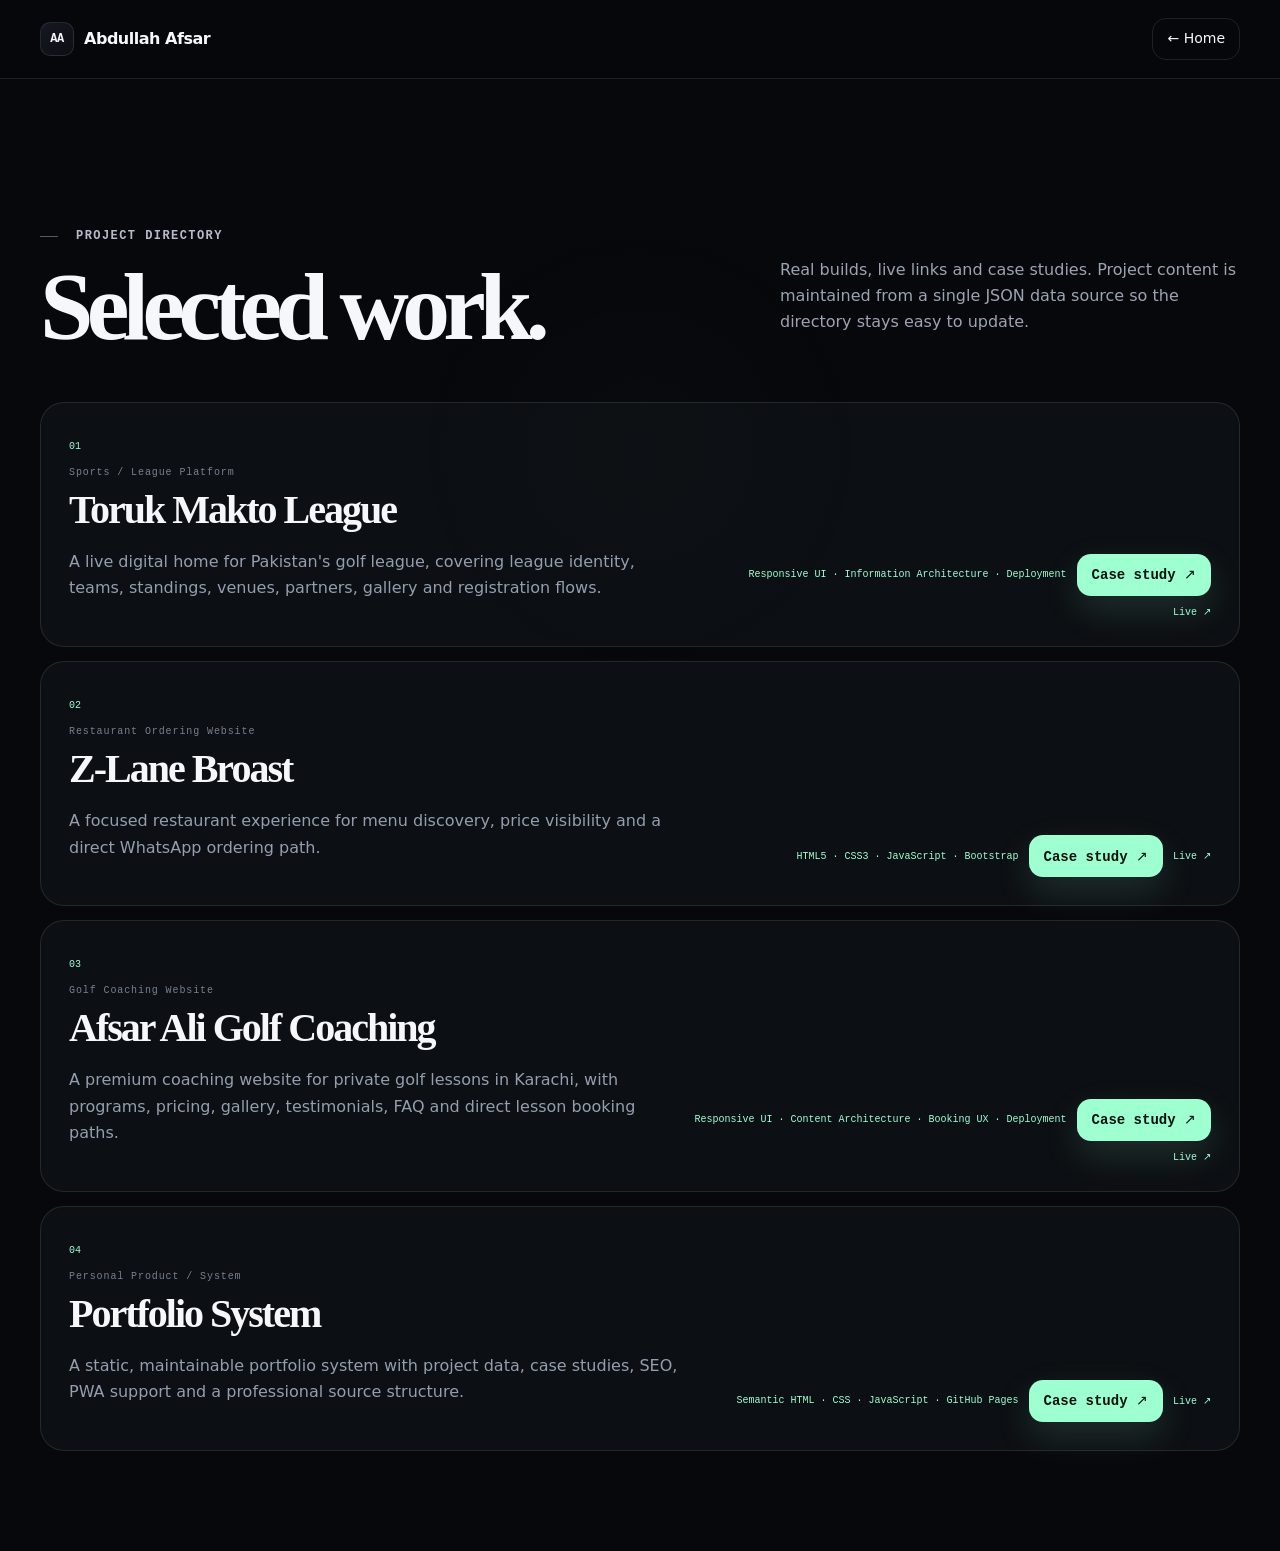
<file: projects/index.html>
<!doctype html><html lang="en"><head><meta charset="utf-8"><meta name="viewport" content="width=device-width, initial-scale=1"><meta name="description" content="Selected projects by Abdullah Afsar — live websites and portfolio systems."><link rel="canonical" href="https://portfolio.abdullahafsar.site/projects/"><link rel="icon" href="../assets/icons/favicon.svg" type="image/svg+xml"><link rel="stylesheet" href="../assets/css/main.css"><link rel="stylesheet" href="../assets/css/directory.css"><title>Projects — Abdullah Afsar</title></head><body><div class="site-header scrolled"><nav class="nav shell"><a class="brand" href="../index.html"><span class="brand-mark">AA</span><span>Abdullah Afsar</span></a><a class="button button-ghost button-small" href="../index.html">← Home</a></nav></div><main class="directory"><div class="shell"><div class="directory-head"><div><div class="eyebrow">PROJECT DIRECTORY</div><h1>Selected work.</h1></div><p>Real builds, live links and case studies. Project content is maintained from a single JSON data source so the directory stays easy to update.</p></div><div class="directory-list" data-project-list><p>Loading projects…</p></div></div></main><script src="../assets/js/projects.js" defer></script></body></html>
</file>
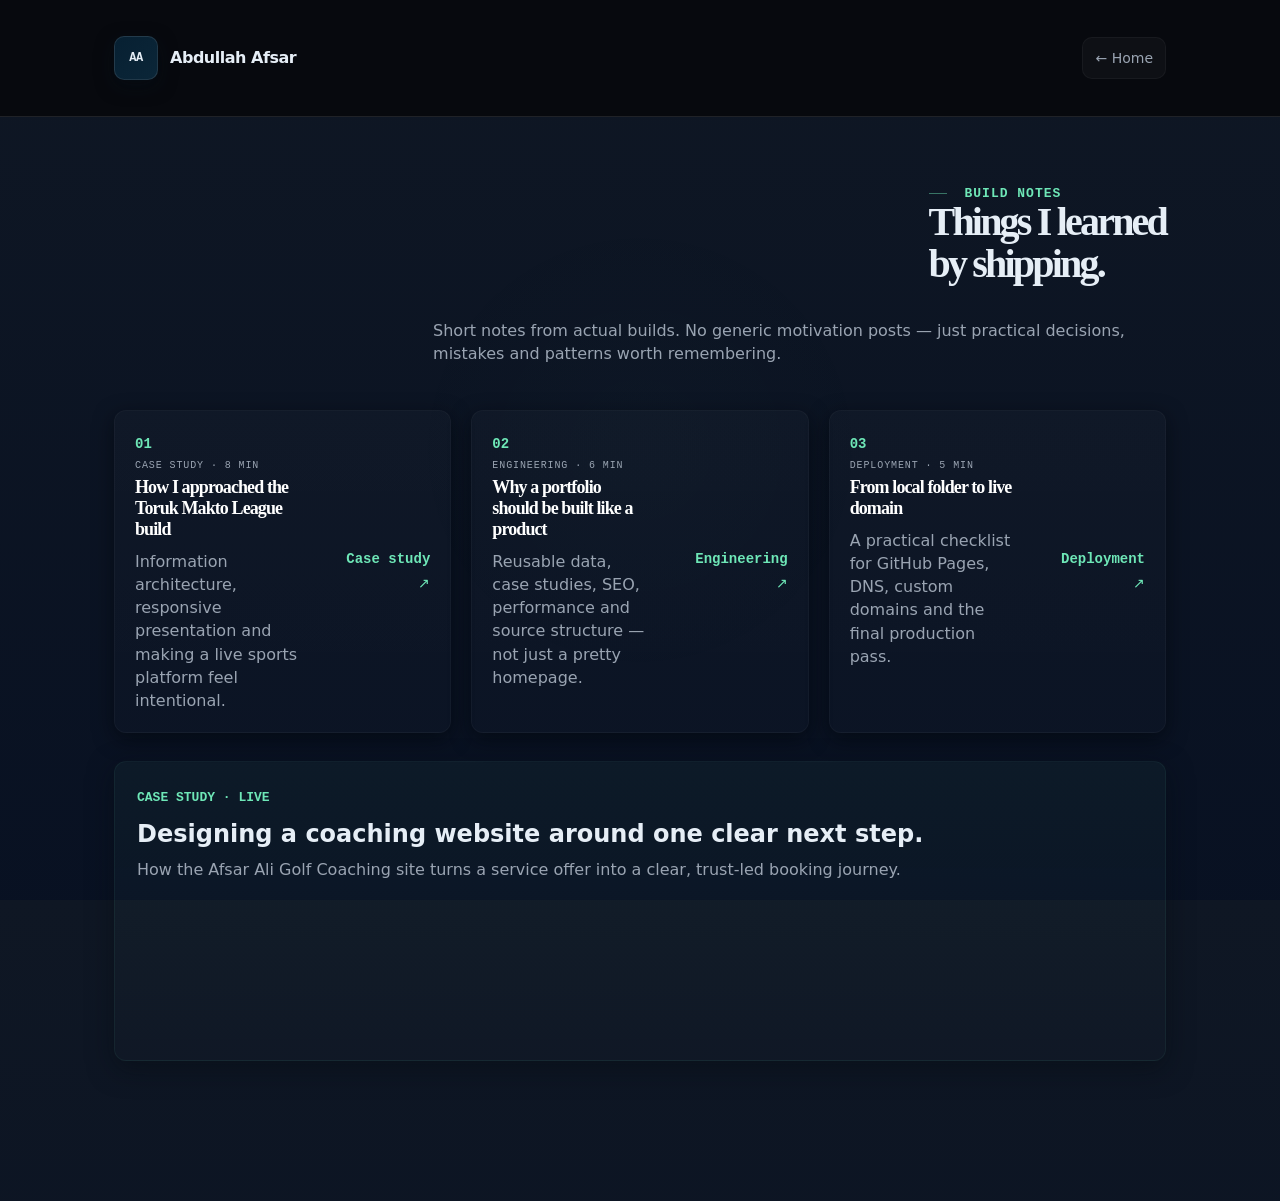
<file: writing/index.html>
<!doctype html>
<html lang="en">
<head>
  <meta charset="utf-8">
  <meta name="viewport" content="width=device-width, initial-scale=1">
  <meta name="description" content="Build notes and writing by Abdullah Afsar about web development, deployment and portfolio engineering.">
  <link rel="canonical" href="https://portfolio.abdullahafsar.site/writing/">
  <link rel="icon" href="../assets/icons/favicon.svg" type="image/svg+xml">
  <link rel="stylesheet" href="../assets/css/main.css">
  <link rel="stylesheet" href="../assets/css/directory.css">
  <title>Writing — Abdullah Afsar</title>

  <!-- Embedded styling to enhance appearance while keeping original stylesheet links for fallback -->
  <style>
    :root{
      --bg:#0f1724;
      --card:#0b1220;
      --muted:#9aa4b2;
      --accent:#6ee7b7; /* soft mint */
      --glass: rgba(255,255,255,0.03);
      --radius:14px;
      --gap:20px;
      color-scheme: dark;
    }
    *{box-sizing:border-box}
    html,body{height:100%}
    body{
      margin:0;
      font-family: Inter, ui-sans-serif, system-ui, -apple-system, 'Segoe UI', Roboto, 'Helvetica Neue', Arial;
      background: linear-gradient(180deg,var(--bg), #071022 120%);
      color:#e6eef6;
      -webkit-font-smoothing:antialiased;
      -moz-osx-font-smoothing:grayscale;
      line-height:1.45;
      padding-bottom:40px;
    }
    .shell{max-width:1100px;margin:0 auto;padding:40px 24px}
    .site-header{backdrop-filter:blur(6px);background:transparent;padding:18px 0}
    .nav{display:flex;align-items:center;justify-content:space-between}
    .brand{display:flex;gap:12px;align-items:center;text-decoration:none;color:inherit;font-weight:600}
    .brand-mark{display:inline-grid;place-items:center;width:44px;height:44px;border-radius:10px;background:linear-gradient(135deg,#072032,#0b2638);box-shadow:0 6px 18px rgba(6,13,22,0.6);font-weight:700}
    .button{color:var(--muted);text-decoration:none;padding:8px 12px;border-radius:10px;border:1px solid transparent}
    .button-ghost{background:var(--glass);border-color:rgba(255,255,255,0.04)}

    .directory{padding-top:20px}
    .directory-head{display:flex;flex-direction:column;gap:18px;margin-bottom:28px}
    .eyebrow{color:var(--accent);font-weight:700;letter-spacing:1px;font-size:13px}
    .directory-head h1{font-size:40px;margin:0;line-height:1.05}
    .directory-head p{color:var(--muted);max-width:72ch}

    .directory-list{display:grid;grid-template-columns:repeat(auto-fit,minmax(280px,1fr));gap:var(--gap);margin-top:6px}
    .directory-card{display:flex;justify-content:space-between;align-items:stretch;text-decoration:none;background:linear-gradient(180deg, rgba(255,255,255,0.02), rgba(255,255,255,0.01));padding:20px;border-radius:12px;box-shadow:0 6px 20px rgba(2,6,12,0.6);transition:transform .18s ease,box-shadow .18s ease;border:1px solid rgba(255,255,255,0.03);color:inherit}
    .directory-card:hover{transform:translateY(-6px);box-shadow:0 18px 40px rgba(3,8,18,0.6)}
    .directory-card > div:first-child{flex:1}
    .directory-card span{display:inline-block;font-weight:700;color:var(--accent);font-size:14px}
    .directory-card small{display:block;color:var(--muted);margin:6px 0}
    .directory-card h2{margin:6px 0 10px;color:#fff;font-size:18px}
    .directory-card p{margin:0;color:var(--muted)}
    .directory-meta{display:flex;flex-direction:column;gap:8px;align-items:flex-end;justify-content:center;margin-left:18px;color:var(--muted)}

    .post-card{display:block;margin-top:28px;padding:22px;border-radius:12px;background:linear-gradient(180deg, rgba(110,231,183,0.04), rgba(255,255,255,0.01));text-decoration:none;color:inherit;border:1px solid rgba(110,231,183,0.06);box-shadow:0 8px 26px rgba(6,12,18,0.5)}
    .post-card span{font-size:13px;color:var(--accent);font-weight:700}
    .post-card h2{margin:10px 0 6px}
    .post-card p{color:var(--muted);margin:0}

    @media (max-width:560px){
      .directory-head h1{font-size:28px}
      .shell{padding:24px}
    }
  </style>
</head>
<body>
  <header class="site-header scrolled" role="banner">
    <nav class="nav shell" aria-label="Main">
      <a class="brand" href="../index.html">
        <span class="brand-mark" aria-hidden="true">AA</span>
        <span>Abdullah Afsar</span>
      </a>
      <a class="button button-ghost button-small" href="../index.html">← Home</a>
    </nav>
  </header>

  <main class="directory" role="main">
    <div class="shell">
      <div class="directory-head">
        <div>
          <div class="eyebrow">BUILD NOTES</div>
          <h1>Things I learned<br>by shipping.</h1>
        </div>
        <p>Short notes from actual builds. No generic motivation posts — just practical decisions, mistakes and patterns worth remembering.</p>
      </div>

      <div class="directory-list">
        <a class="directory-card" href="toruk-makto-league.html">
          <div>
            <span>01</span>
            <small>CASE STUDY · 8 MIN</small>
            <h2>How I approached the Toruk Makto League build</h2>
            <p>Information architecture, responsive presentation and making a live sports platform feel intentional.</p>
          </div>
          <div class="directory-meta"><span>Case study</span><span>↗</span></div>
        </a>

        <a class="directory-card" href="portfolio-system.html">
          <div>
            <span>02</span>
            <small>ENGINEERING · 6 MIN</small>
            <h2>Why a portfolio should be built like a product</h2>
            <p>Reusable data, case studies, SEO, performance and source structure — not just a pretty homepage.</p>
          </div>
          <div class="directory-meta"><span>Engineering</span><span>↗</span></div>
        </a>

        <a class="directory-card" href="deployment-playbook.html">
          <div>
            <span>03</span>
            <small>DEPLOYMENT · 5 MIN</small>
            <h2>From local folder to live domain</h2>
            <p>A practical checklist for GitHub Pages, DNS, custom domains and the final production pass.</p>
          </div>
          <div class="directory-meta"><span>Deployment</span><span>↗</span></div>
        </a>
      </div>

      <a class="post-card" href="afsar-ali-golf-coaching.html">
        <span>CASE STUDY · LIVE</span>
        <h2>Designing a coaching website around one clear next step.</h2>
        <p>How the Afsar Ali Golf Coaching site turns a service offer into a clear, trust-led booking journey.</p>
      </a>
    </div>
  </main>
</body>
</html>
</file>
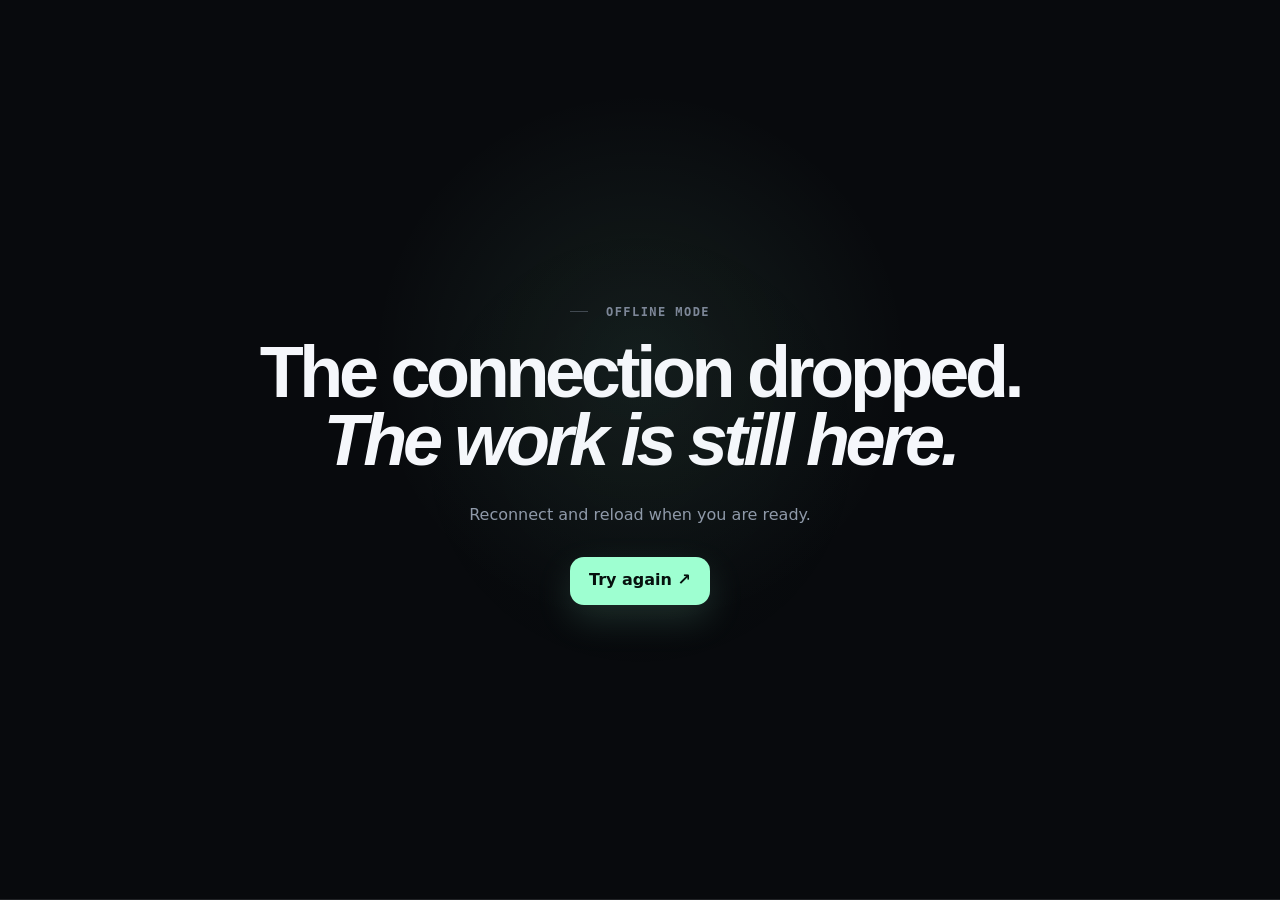
<file: offline.html>
<!doctype html><html lang="en"><head><meta charset="utf-8"><meta name="viewport" content="width=device-width, initial-scale=1"><link rel="stylesheet" href="assets/css/main.css"><title>Offline — Abdullah Afsar</title></head><body><main class="final-cta" style="min-height:100vh;display:grid;place-items:center"><div class="shell"><div class="eyebrow">OFFLINE MODE</div><h2>The connection dropped.<br><em>The work is still here.</em></h2><p style="color:#8f99a9;margin-bottom:28px">Reconnect and reload when you are ready.</p><a class="button button-primary" href="index.html">Try again ↗</a></div></main></body></html>
</file>
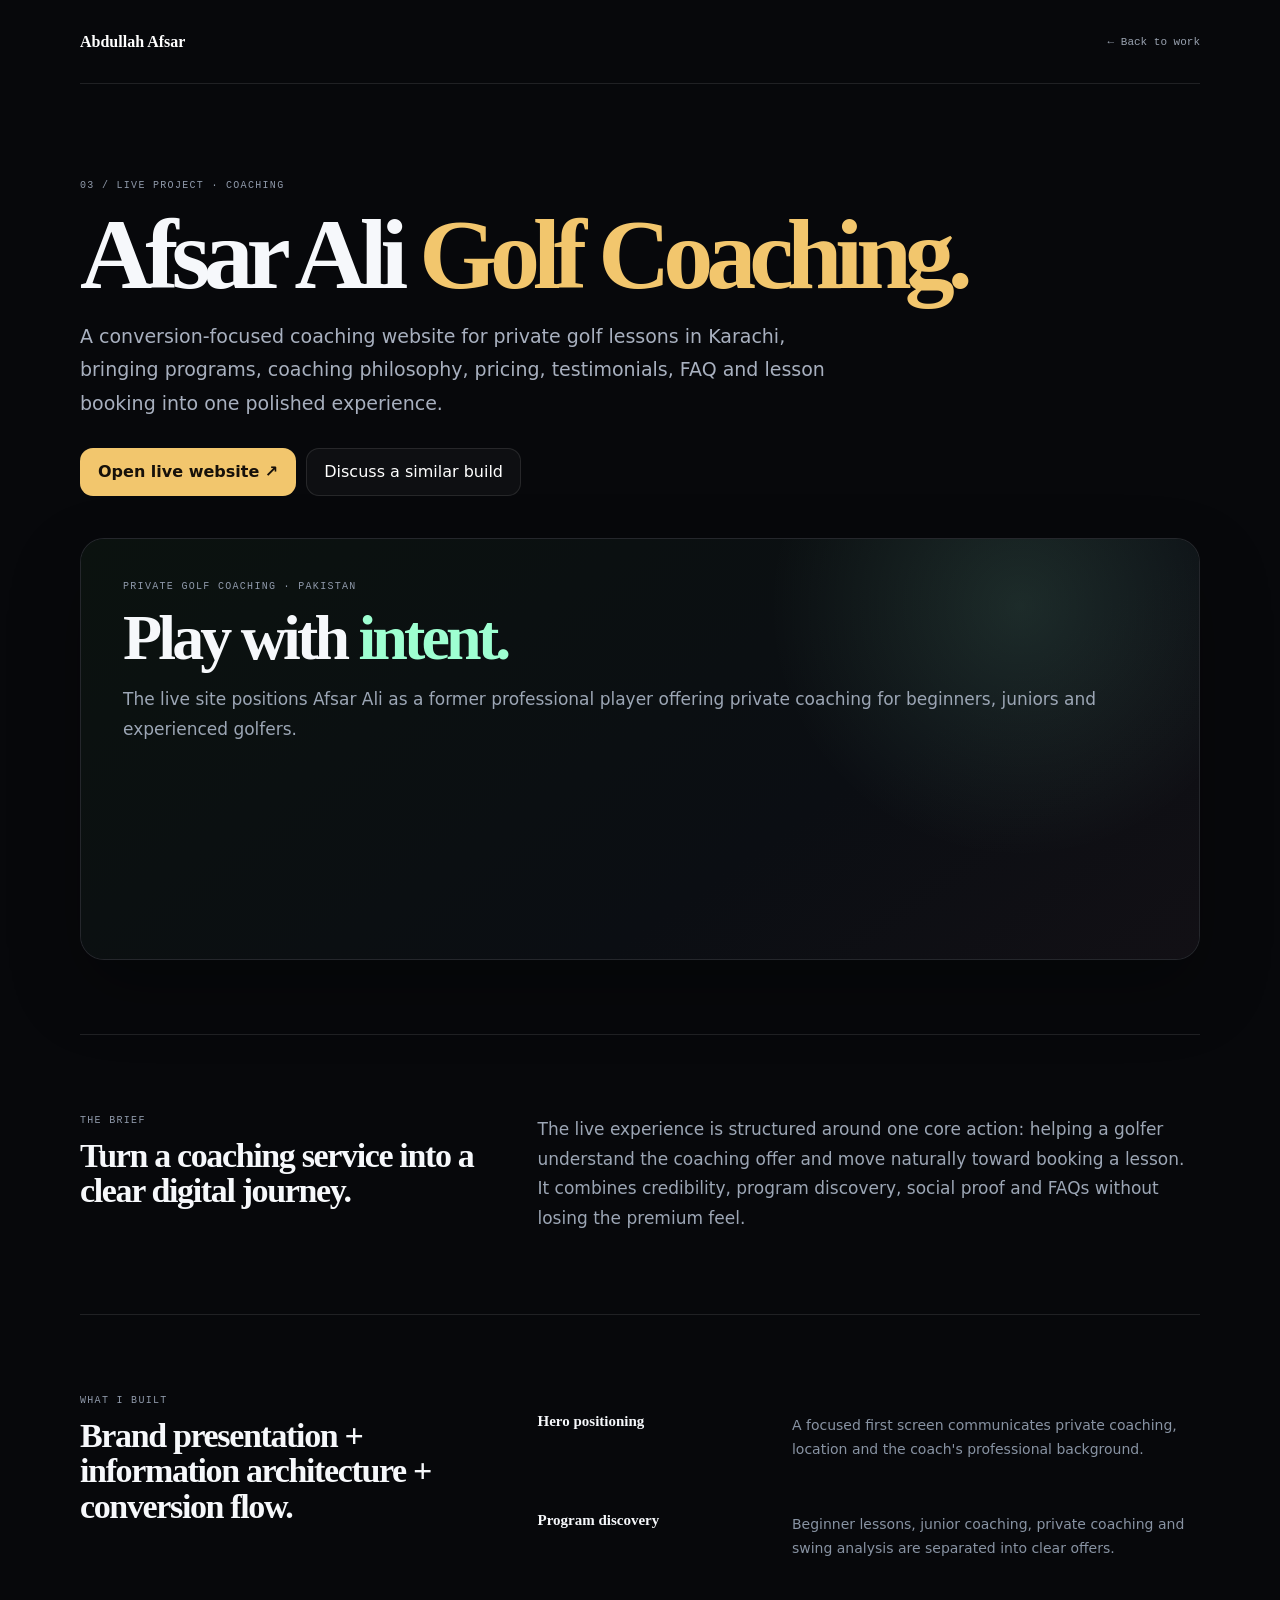
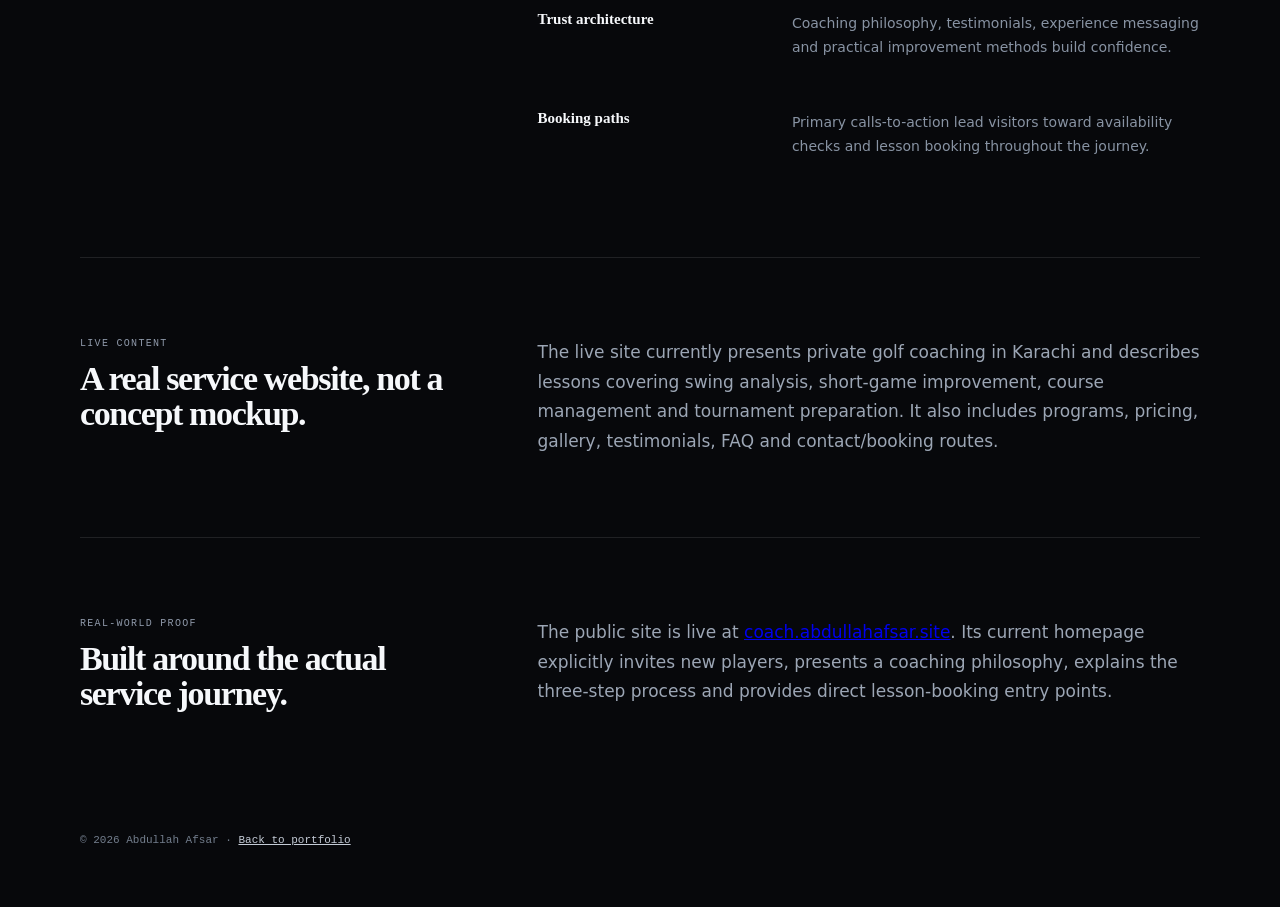
<file: projects/afsar-ali-golf-coaching.html>
<!doctype html>
<html lang="en">
<head>
<meta charset="utf-8">
<meta name="viewport" content="width=device-width, initial-scale=1">
<meta name="description" content="Afsar Ali Golf Coaching case study by Abdullah Afsar — private golf coaching website in Karachi, Pakistan.">
<link rel="canonical" href="https://portfolio.abdullahafsar.site/projects/afsar-ali-golf-coaching.html">
<link rel="icon" href="../assets/icons/favicon.svg" type="image/svg+xml">
<link rel="stylesheet" href="../assets/css/case-studies.css">
<title>Afsar Ali Golf Coaching — Case Study | Abdullah Afsar</title>
<script type="application/ld+json">{"@context":"https://schema.org","@type":"CreativeWork","name":"Afsar Ali Golf Coaching","creator":{"@type":"Person","name":"Abdullah Afsar"},"url":"https://coach.abdullahafsar.site/"}</script>
</head>
<body>
<div class="wrap">
  <div class="top"><a class="brand" href="../index.html">Abdullah Afsar</a><a class="back" href="../index.html#work">← Back to work</a></div>
  <main>
    <div class="hero">
      <div class="eyebrow">03 / LIVE PROJECT · COACHING</div>
      <h1>Afsar Ali <span class="accent-gold">Golf Coaching.</span></h1>
      <p>A conversion-focused coaching website for private golf lessons in Karachi, bringing programs, coaching philosophy, pricing, testimonials, FAQ and lesson booking into one polished experience.</p>
      <div class="actions"><a class="btn gold" href="https://coach.abdullahafsar.site/" target="_blank" rel="noopener noreferrer">Open live website ↗</a><a class="btn" href="../index.html#contact">Discuss a similar build</a></div>
      <div class="heroimage"><div class="inner"><div class="eyebrow">PRIVATE GOLF COACHING · PAKISTAN</div><h2>Play with <span>intent.</span></h2><p class="copy">The live site positions Afsar Ali as a former professional player offering private coaching for beginners, juniors and experienced golfers.</p></div></div>
    </div>

    <section><div class="cols"><div><div class="label">THE BRIEF</div><h3>Turn a coaching service into a clear digital journey.</h3></div><div class="copy">The live experience is structured around one core action: helping a golfer understand the coaching offer and move naturally toward booking a lesson. It combines credibility, program discovery, social proof and FAQs without losing the premium feel.</div></div></section>

    <section><div class="cols"><div><div class="label">WHAT I BUILT</div><h3>Brand presentation + information architecture + conversion flow.</h3></div><div class="list">
      <div class="item"><b>Hero positioning</b><span>A focused first screen communicates private coaching, location and the coach's professional background.</span></div>
      <div class="item"><b>Program discovery</b><span>Beginner lessons, junior coaching, private coaching and swing analysis are separated into clear offers.</span></div>
      <div class="item"><b>Trust architecture</b><span>Coaching philosophy, testimonials, experience messaging and practical improvement methods build confidence.</span></div>
      <div class="item"><b>Booking paths</b><span>Primary calls-to-action lead visitors toward availability checks and lesson booking throughout the journey.</span></div>
    </div></div></section>

    <section><div class="cols"><div><div class="label">LIVE CONTENT</div><h3>A real service website, not a concept mockup.</h3></div><div class="copy">The live site currently presents private golf coaching in Karachi and describes lessons covering swing analysis, short-game improvement, course management and tournament preparation. It also includes programs, pricing, gallery, testimonials, FAQ and contact/booking routes.</div></div></section>

    <section><div class="cols"><div><div class="label">REAL-WORLD PROOF</div><h3>Built around the actual service journey.</h3></div><div class="copy">The public site is live at <a href="https://coach.abdullahafsar.site/" target="_blank" rel="noopener noreferrer">coach.abdullahafsar.site</a>. Its current homepage explicitly invites new players, presents a coaching philosophy, explains the three-step process and provides direct lesson-booking entry points.</div></div></section>
  </main>
  <footer>© 2026 Abdullah Afsar · <a href="../index.html">Back to portfolio</a></footer>
</div>
</body></html>
</file>
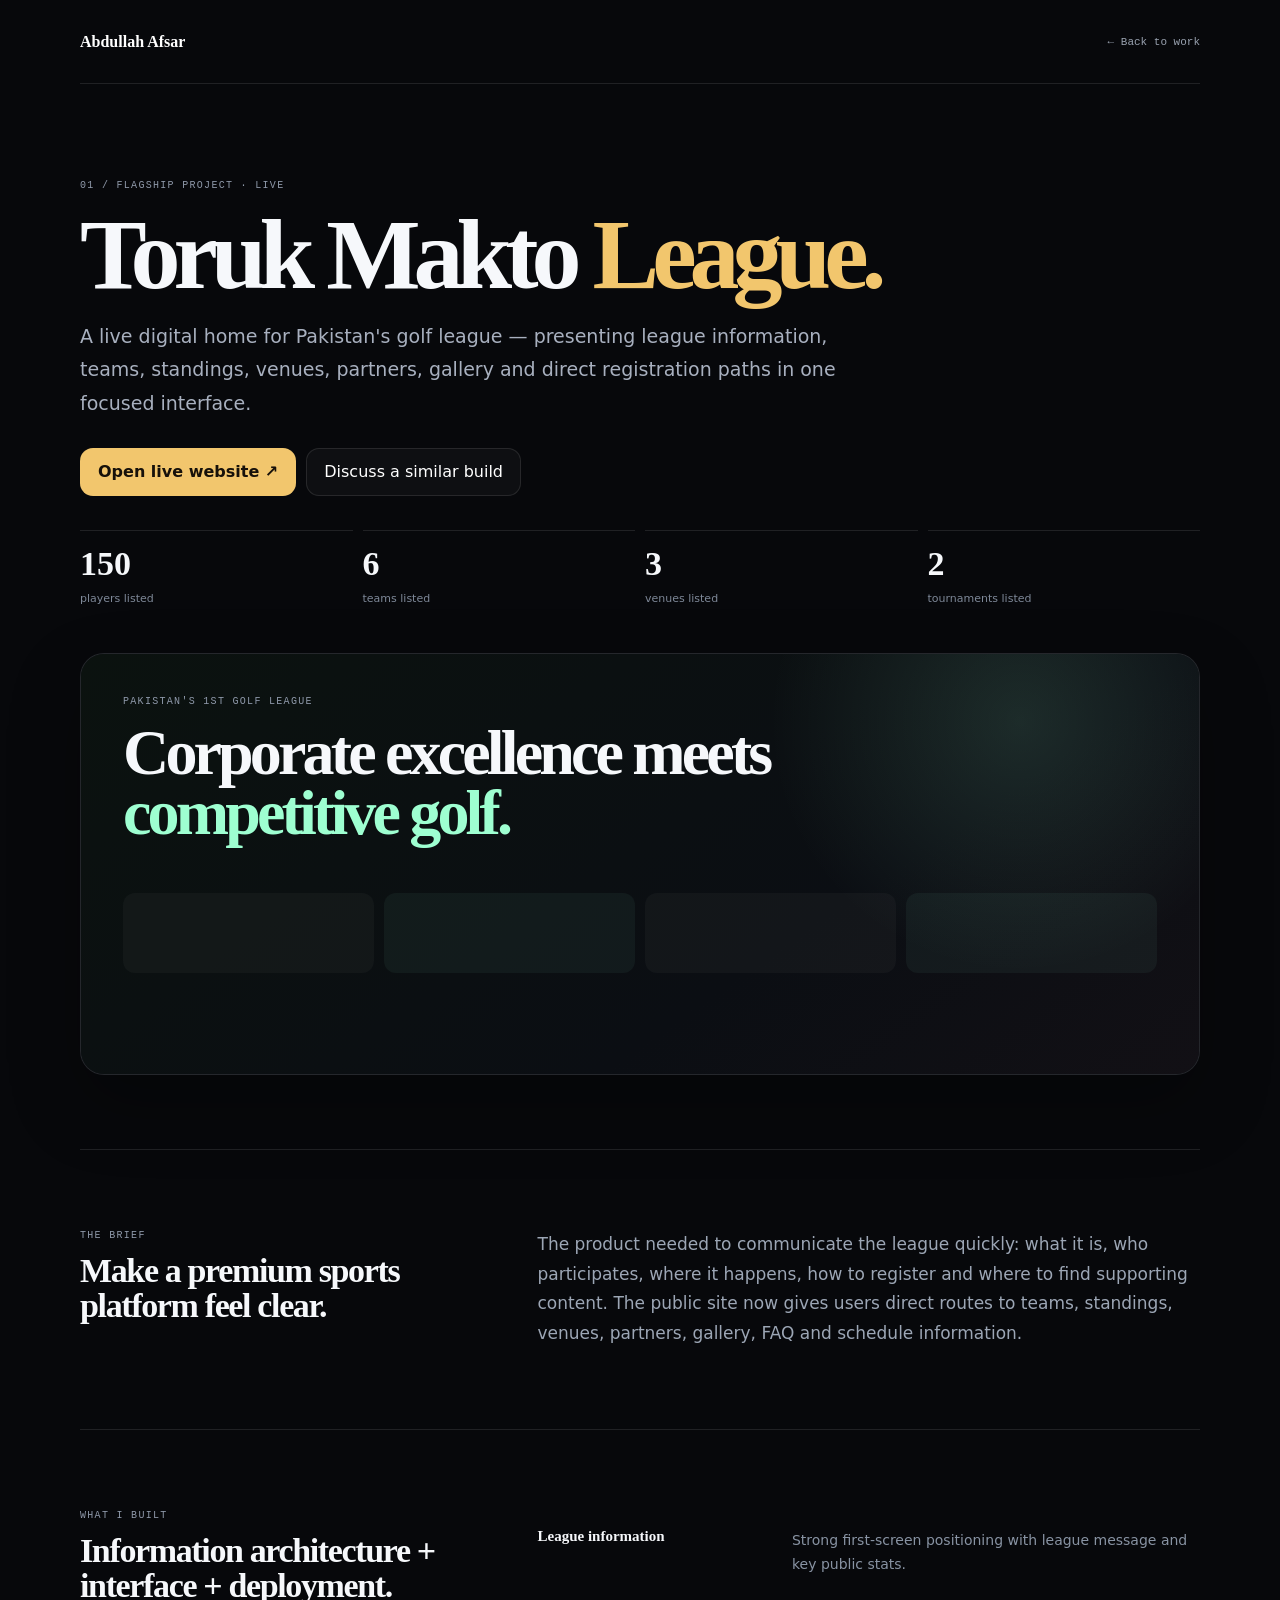
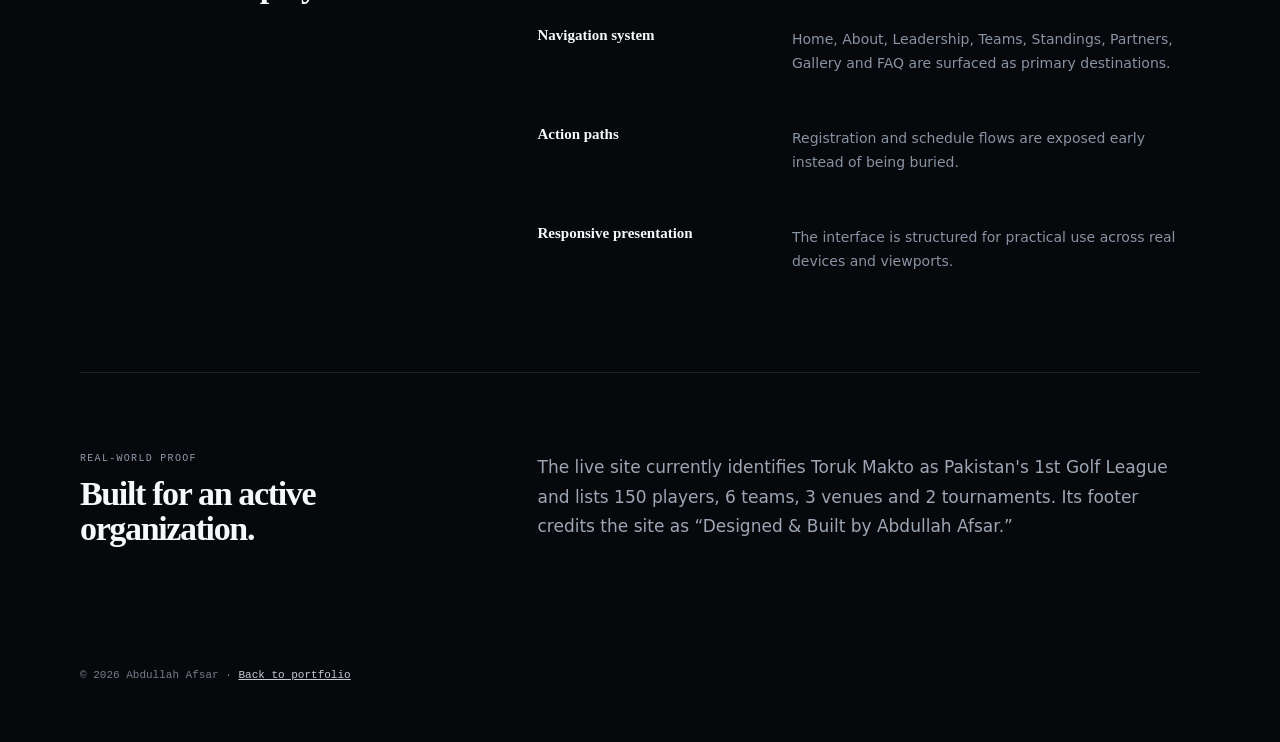
<file: projects/toruk-makto-league.html>
<!doctype html><html lang="en"><head><meta charset="utf-8"><meta name="viewport" content="width=device-width, initial-scale=1"><meta name="description" content="Toruk Makto League case study by Abdullah Afsar — a live golf league web platform in Pakistan."><link rel="canonical" href="https://portfolio.abdullahafsar.site/projects/toruk-makto-league.html"><link rel="icon" href="../assets/icons/favicon.svg" type="image/svg+xml"><link rel="stylesheet" href="../assets/css/case-studies.css"><title>Toruk Makto League — Case Study | Abdullah Afsar</title><script type="application/ld+json">{"@context":"https://schema.org","@type":"CreativeWork","name":"Toruk Makto League","creator":{"@type":"Person","name":"Abdullah Afsar"},"url":"https://torukmaktoleague.com/"}</script></head><body><div class="wrap"><div class="top"><a class="brand" href="../index.html">Abdullah Afsar</a><a class="back" href="../index.html#work">← Back to work</a></div><main><div class="hero"><div class="eyebrow">01 / FLAGSHIP PROJECT · LIVE</div><h1>Toruk Makto <span class="accent-gold">League.</span></h1><p>A live digital home for Pakistan's golf league — presenting league information, teams, standings, venues, partners, gallery and direct registration paths in one focused interface.</p><div class="actions"><a class="btn gold" href="https://torukmaktoleague.com/" target="_blank" rel="noopener">Open live website ↗</a><a class="btn" href="../index.html#contact">Discuss a similar build</a></div><div class="stats"><div class="stat"><strong>150</strong><span>players listed</span></div><div class="stat"><strong>6</strong><span>teams listed</span></div><div class="stat"><strong>3</strong><span>venues listed</span></div><div class="stat"><strong>2</strong><span>tournaments listed</span></div></div><div class="heroimage"><div class="inner"><div class="eyebrow">PAKISTAN'S 1ST GOLF LEAGUE</div><h2>Corporate excellence meets <span>competitive golf.</span></h2><div class="grid"><div></div><div></div><div></div><div></div></div></div></div></div><section><div class="cols"><div><div class="label">THE BRIEF</div><h3>Make a premium sports platform feel clear.</h3></div><div class="copy">The product needed to communicate the league quickly: what it is, who participates, where it happens, how to register and where to find supporting content. The public site now gives users direct routes to teams, standings, venues, partners, gallery, FAQ and schedule information.</div></div></section><section><div class="cols"><div><div class="label">WHAT I BUILT</div><h3>Information architecture + interface + deployment.</h3></div><div class="list"><div class="item"><b>League information</b><span>Strong first-screen positioning with league message and key public stats.</span></div><div class="item"><b>Navigation system</b><span>Home, About, Leadership, Teams, Standings, Partners, Gallery and FAQ are surfaced as primary destinations.</span></div><div class="item"><b>Action paths</b><span>Registration and schedule flows are exposed early instead of being buried.</span></div><div class="item"><b>Responsive presentation</b><span>The interface is structured for practical use across real devices and viewports.</span></div></div></div></section><section><div class="cols"><div><div class="label">REAL-WORLD PROOF</div><h3>Built for an active organization.</h3></div><div class="copy">The live site currently identifies Toruk Makto as Pakistan's 1st Golf League and lists 150 players, 6 teams, 3 venues and 2 tournaments. Its footer credits the site as “Designed & Built by Abdullah Afsar.”</div></div></section></main><footer>© 2026 Abdullah Afsar · <a href="../index.html">Back to portfolio</a></footer></div></body></html>
</file>
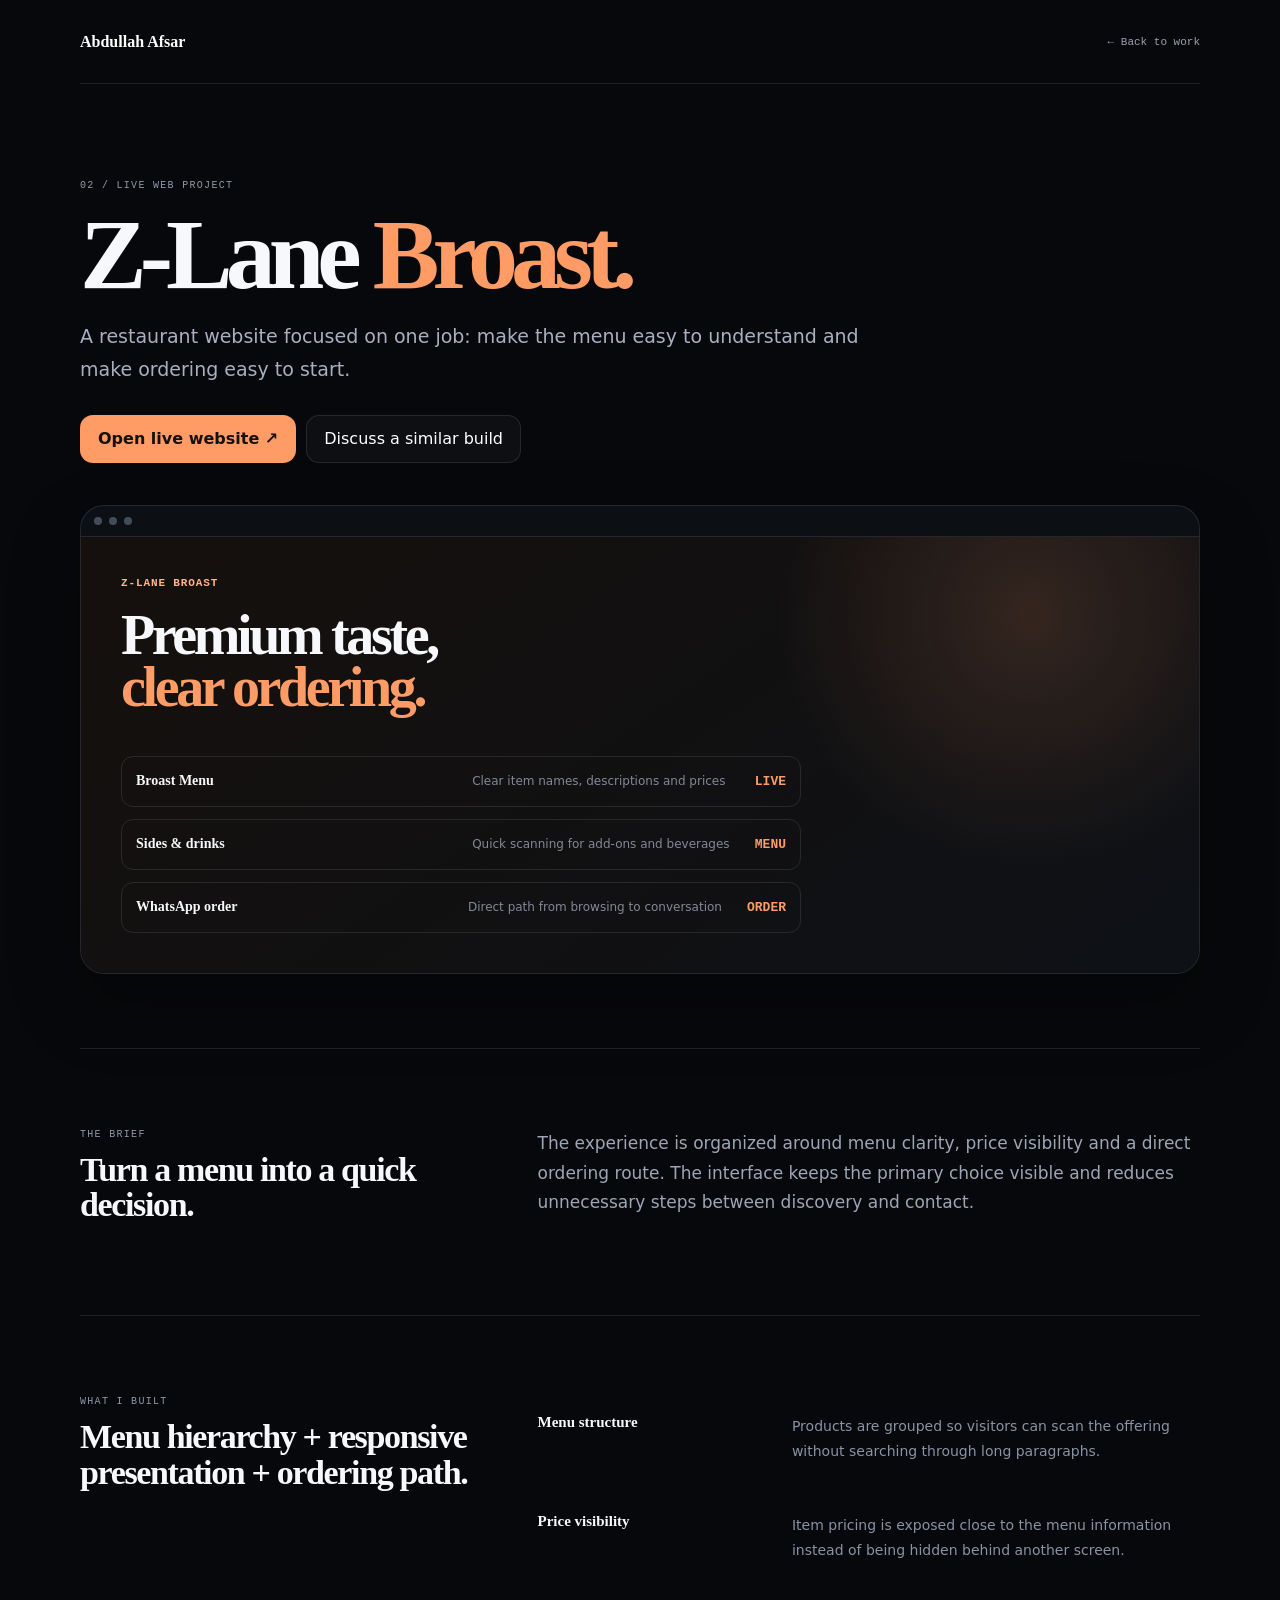
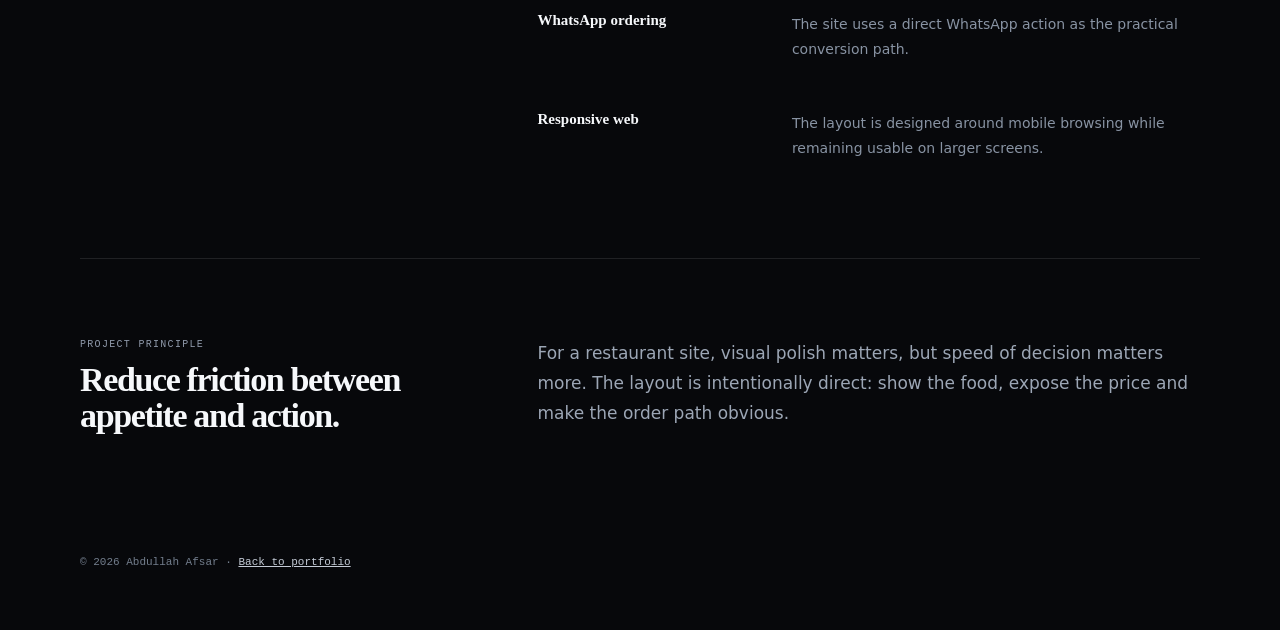
<file: projects/z-lane-broast.html>
<!doctype html><html lang="en"><head><meta charset="utf-8"><meta name="viewport" content="width=device-width, initial-scale=1"><meta name="description" content="Z-Lane Broast case study by Abdullah Afsar — a restaurant website focused on menu clarity and direct WhatsApp ordering."><link rel="canonical" href="https://portfolio.abdullahafsar.site/projects/z-lane-broast.html"><link rel="icon" href="../assets/icons/favicon.svg" type="image/svg+xml"><link rel="stylesheet" href="../assets/css/case-studies.css"><title>Z-Lane Broast — Case Study | Abdullah Afsar</title></head><body><div class="wrap"><div class="top"><a class="brand" href="../index.html">Abdullah Afsar</a><a class="back" href="../index.html#work">← Back to work</a></div><main><div class="hero"><div class="eyebrow">02 / LIVE WEB PROJECT</div><h1>Z-Lane <span class="accent-orange">Broast.</span></h1><p>A restaurant website focused on one job: make the menu easy to understand and make ordering easy to start.</p><div class="actions"><a class="btn orange" href="https://whitedevil1566.github.io/Z-Lane-Broast/" target="_blank" rel="noopener">Open live website ↗</a><a class="btn" href="../index.html#contact">Discuss a similar build</a></div><div class="mock"><div class="mockbar"><i></i><i></i><i></i></div><div class="mockbody"><div class="brandtext">Z-LANE BROAST</div><div class="mocktitle">Premium taste,<br><span>clear ordering.</span></div><div class="menu"><div><b>Broast Menu</b><span>Clear item names, descriptions and prices</span><strong class="price">LIVE</strong></div><div><b>Sides & drinks</b><span>Quick scanning for add-ons and beverages</span><strong class="price">MENU</strong></div><div><b>WhatsApp order</b><span>Direct path from browsing to conversation</span><strong class="price">ORDER</strong></div></div></div></div></div><section><div class="cols"><div><div class="label">THE BRIEF</div><h3>Turn a menu into a quick decision.</h3></div><div class="copy">The experience is organized around menu clarity, price visibility and a direct ordering route. The interface keeps the primary choice visible and reduces unnecessary steps between discovery and contact.</div></div></section><section><div class="cols"><div><div class="label">WHAT I BUILT</div><h3>Menu hierarchy + responsive presentation + ordering path.</h3></div><div class="list"><div class="item"><b>Menu structure</b><span>Products are grouped so visitors can scan the offering without searching through long paragraphs.</span></div><div class="item"><b>Price visibility</b><span>Item pricing is exposed close to the menu information instead of being hidden behind another screen.</span></div><div class="item"><b>WhatsApp ordering</b><span>The site uses a direct WhatsApp action as the practical conversion path.</span></div><div class="item"><b>Responsive web</b><span>The layout is designed around mobile browsing while remaining usable on larger screens.</span></div></div></div></section><section><div class="cols"><div><div class="label">PROJECT PRINCIPLE</div><h3>Reduce friction between appetite and action.</h3></div><div class="copy">For a restaurant site, visual polish matters, but speed of decision matters more. The layout is intentionally direct: show the food, expose the price and make the order path obvious.</div></div></section></main><footer>© 2026 Abdullah Afsar · <a href="../index.html">Back to portfolio</a></footer></div></body></html>
</file>
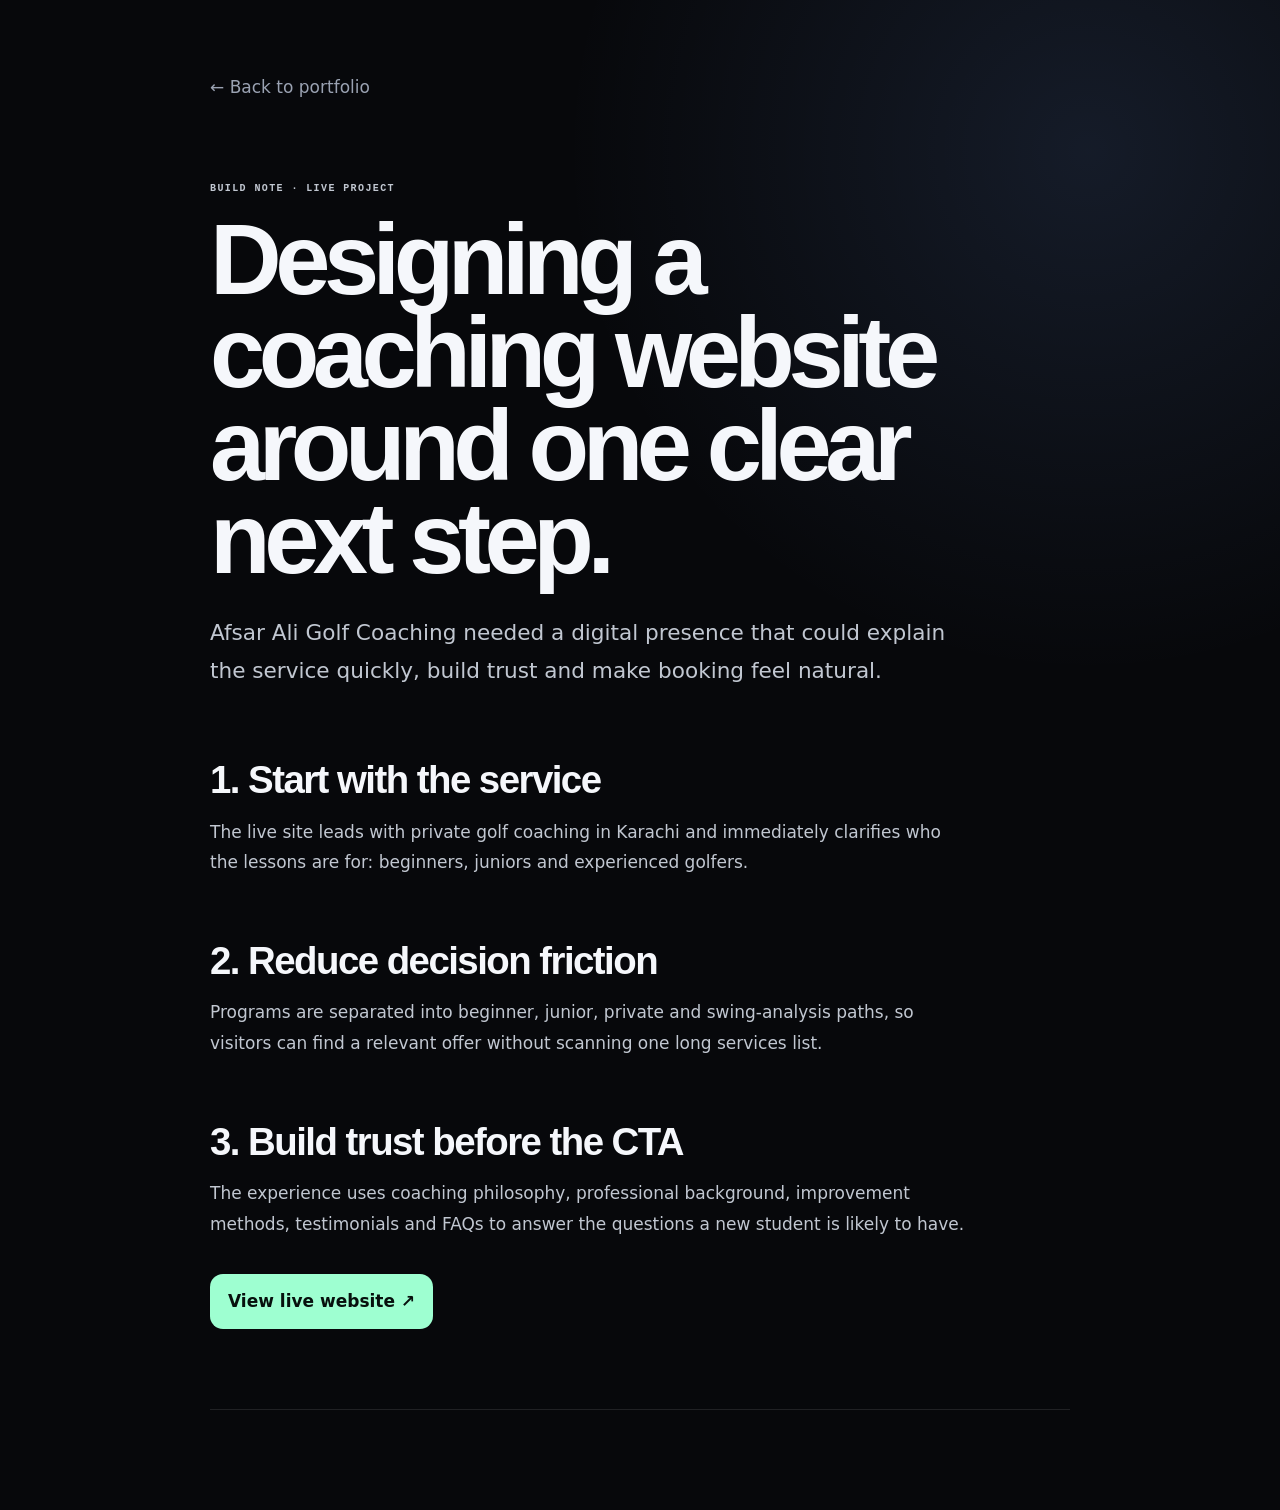
<file: writing/afsar-ali-golf-coaching.html>
<!doctype html><html lang="en"><head><meta charset="utf-8"><meta name="viewport" content="width=device-width, initial-scale=1"><meta name="description" content="Build note: Afsar Ali Golf Coaching website by Abdullah Afsar."><link rel="stylesheet" href="../assets/css/article.css"><title>Afsar Ali Golf Coaching — Build Note | Abdullah Afsar</title></head><body><main class="article"><a href="../index.html">← Back to portfolio</a><p class="eyebrow">BUILD NOTE · LIVE PROJECT</p><h1>Designing a coaching website around one clear next step.</h1><p class="lead">Afsar Ali Golf Coaching needed a digital presence that could explain the service quickly, build trust and make booking feel natural.</p><h2>1. Start with the service</h2><p>The live site leads with private golf coaching in Karachi and immediately clarifies who the lessons are for: beginners, juniors and experienced golfers.</p><h2>2. Reduce decision friction</h2><p>Programs are separated into beginner, junior, private and swing-analysis paths, so visitors can find a relevant offer without scanning one long services list.</p><h2>3. Build trust before the CTA</h2><p>The experience uses coaching philosophy, professional background, improvement methods, testimonials and FAQs to answer the questions a new student is likely to have.</p><p><a class="button" href="https://coach.abdullahafsar.site/" target="_blank" rel="noopener">View live website ↗</a></p></main></body></html>
</file>
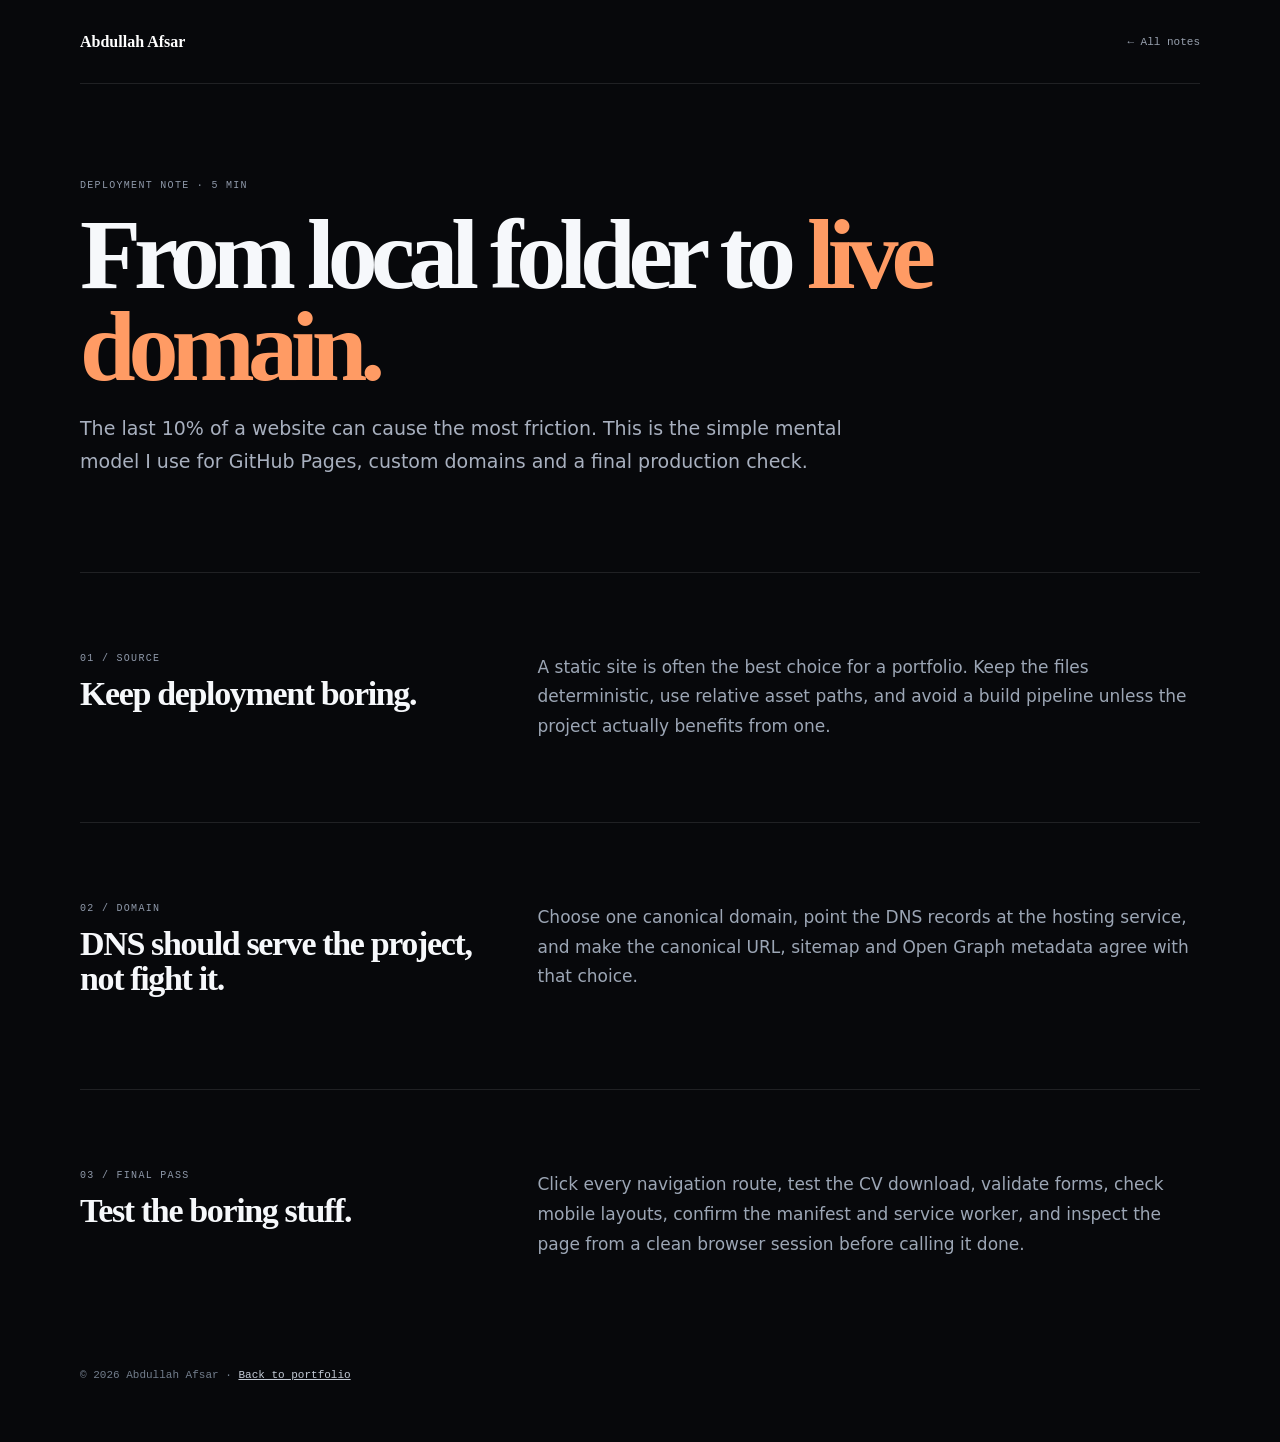
<file: writing/deployment-playbook.html>
<!doctype html><html lang="en"><head><meta charset="utf-8"><meta name="viewport" content="width=device-width, initial-scale=1"><meta name="description" content="A practical GitHub Pages deployment playbook by Abdullah Afsar."><link rel="icon" href="../assets/icons/favicon.svg" type="image/svg+xml"><link rel="stylesheet" href="../assets/css/case-studies.css"><title>From local folder to live domain</title></head><body><div class="wrap"><div class="top"><a class="brand" href="../index.html">Abdullah Afsar</a><a class="back" href="../writing/">← All notes</a></div><main><div class="hero"><div class="eyebrow">DEPLOYMENT NOTE · 5 MIN</div><h1>From local folder to <span class="accent-orange">live domain.</span></h1><p>The last 10% of a website can cause the most friction. This is the simple mental model I use for GitHub Pages, custom domains and a final production check.</p></div><section><div class="cols"><div><div class="label">01 / SOURCE</div><h3>Keep deployment boring.</h3></div><div class="copy">A static site is often the best choice for a portfolio. Keep the files deterministic, use relative asset paths, and avoid a build pipeline unless the project actually benefits from one.</div></div></section><section><div class="cols"><div><div class="label">02 / DOMAIN</div><h3>DNS should serve the project, not fight it.</h3></div><div class="copy">Choose one canonical domain, point the DNS records at the hosting service, and make the canonical URL, sitemap and Open Graph metadata agree with that choice.</div></div></section><section><div class="cols"><div><div class="label">03 / FINAL PASS</div><h3>Test the boring stuff.</h3></div><div class="copy">Click every navigation route, test the CV download, validate forms, check mobile layouts, confirm the manifest and service worker, and inspect the page from a clean browser session before calling it done.</div></div></section></main><footer>© 2026 Abdullah Afsar · <a href="../index.html">Back to portfolio</a></footer></div></body></html>
</file>
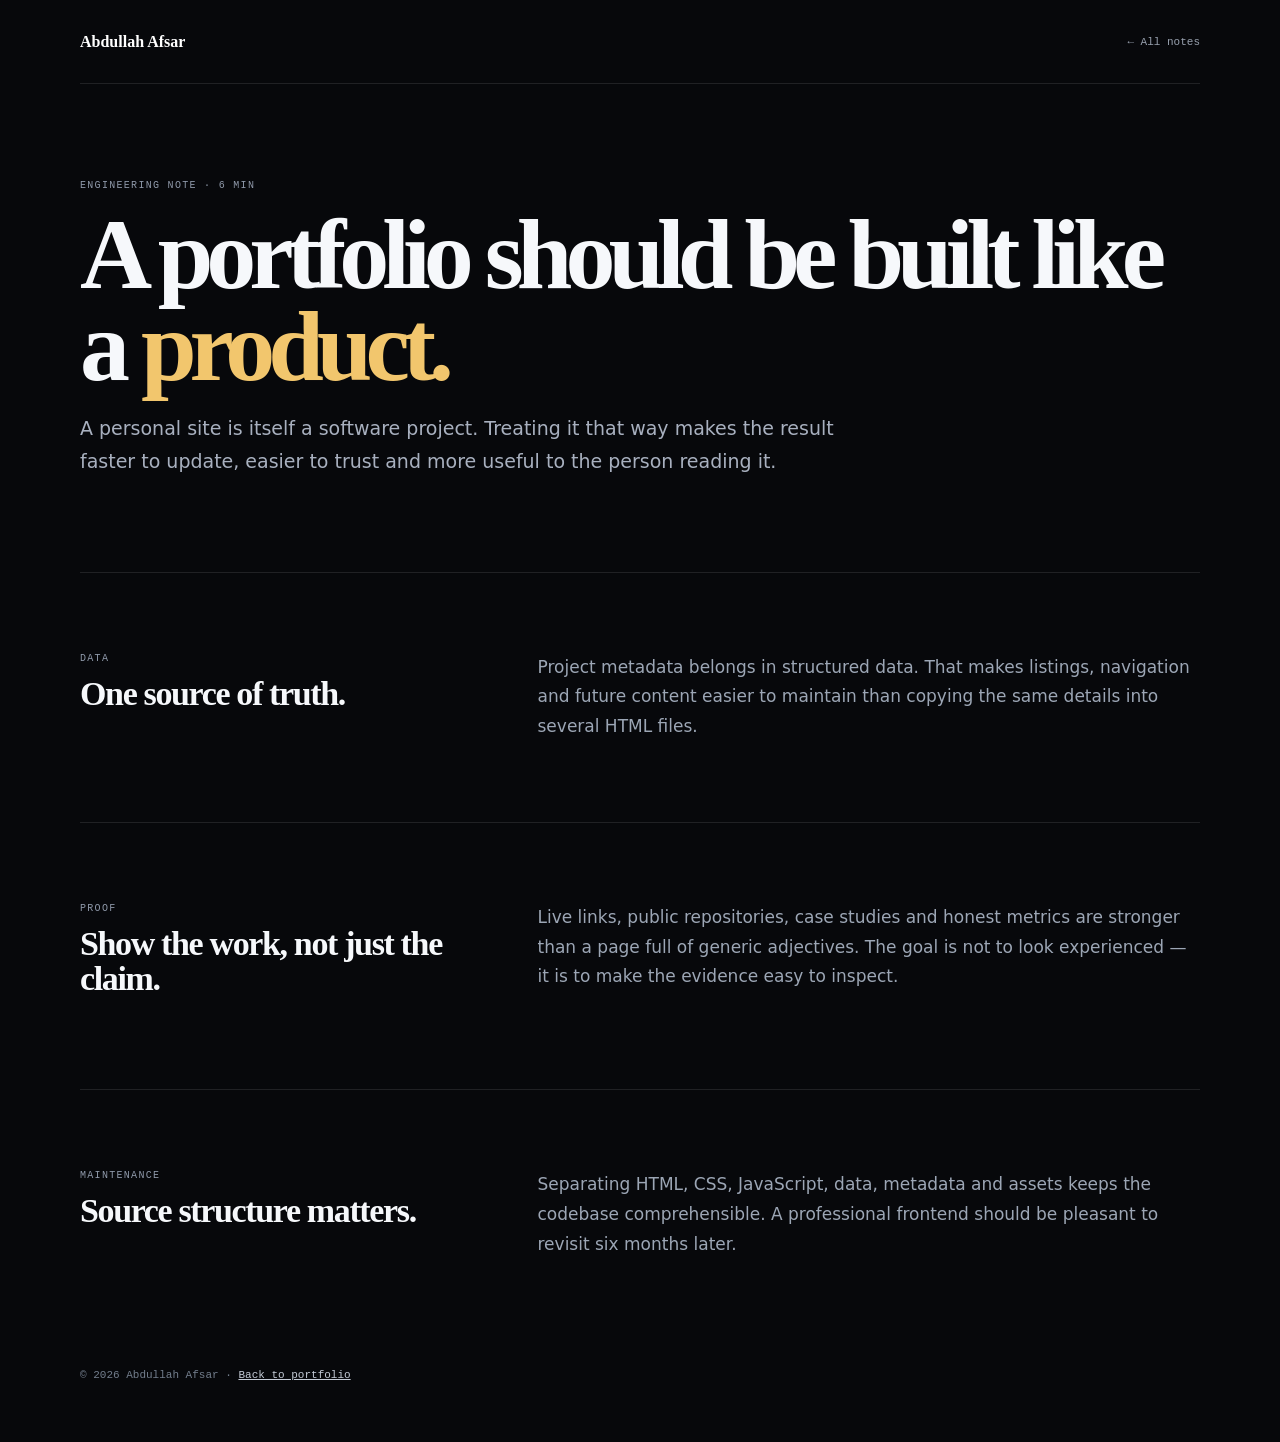
<file: writing/portfolio-system.html>
<!doctype html><html lang="en"><head><meta charset="utf-8"><meta name="viewport" content="width=device-width, initial-scale=1"><meta name="description" content="Why a portfolio should be built like a product — Abdullah Afsar build note."><link rel="icon" href="../assets/icons/favicon.svg" type="image/svg+xml"><link rel="stylesheet" href="../assets/css/case-studies.css"><title>Why a portfolio should be built like a product</title></head><body><div class="wrap"><div class="top"><a class="brand" href="../index.html">Abdullah Afsar</a><a class="back" href="../writing/">← All notes</a></div><main><div class="hero"><div class="eyebrow">ENGINEERING NOTE · 6 MIN</div><h1>A portfolio should be built like a <span class="accent-gold">product.</span></h1><p>A personal site is itself a software project. Treating it that way makes the result faster to update, easier to trust and more useful to the person reading it.</p></div><section><div class="cols"><div><div class="label">DATA</div><h3>One source of truth.</h3></div><div class="copy">Project metadata belongs in structured data. That makes listings, navigation and future content easier to maintain than copying the same details into several HTML files.</div></div></section><section><div class="cols"><div><div class="label">PROOF</div><h3>Show the work, not just the claim.</h3></div><div class="copy">Live links, public repositories, case studies and honest metrics are stronger than a page full of generic adjectives. The goal is not to look experienced — it is to make the evidence easy to inspect.</div></div></section><section><div class="cols"><div><div class="label">MAINTENANCE</div><h3>Source structure matters.</h3></div><div class="copy">Separating HTML, CSS, JavaScript, data, metadata and assets keeps the codebase comprehensible. A professional frontend should be pleasant to revisit six months later.</div></div></section></main><footer>© 2026 Abdullah Afsar · <a href="../index.html">Back to portfolio</a></footer></div></body></html>
</file>
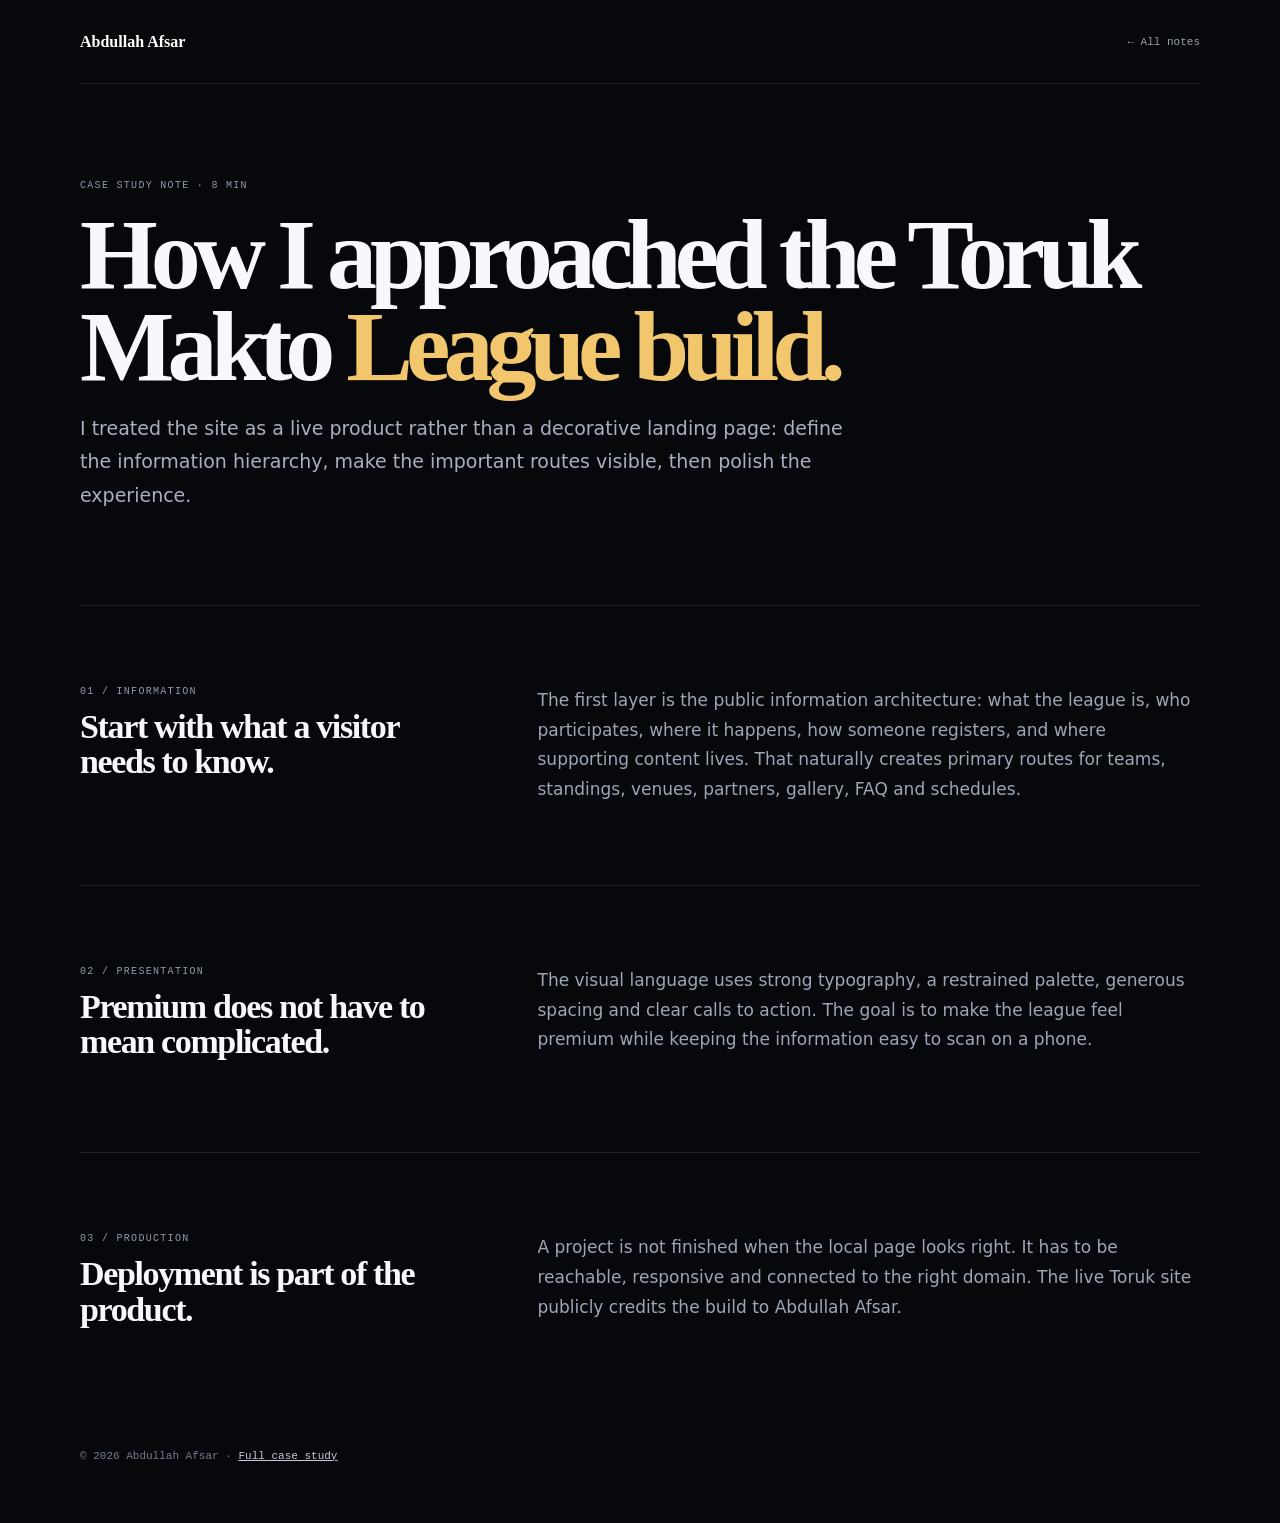
<file: writing/toruk-makto-league.html>
<!doctype html><html lang="en"><head><meta charset="utf-8"><meta name="viewport" content="width=device-width, initial-scale=1"><meta name="description" content="Build note: approaching the Toruk Makto League website as a structured live product."><link rel="icon" href="../assets/icons/favicon.svg" type="image/svg+xml"><link rel="stylesheet" href="../assets/css/case-studies.css"><title>How I approached the Toruk Makto League build</title></head><body><div class="wrap"><div class="top"><a class="brand" href="../index.html">Abdullah Afsar</a><a class="back" href="../writing/">← All notes</a></div><main><div class="hero"><div class="eyebrow">CASE STUDY NOTE · 8 MIN</div><h1>How I approached the Toruk Makto <span class="accent-gold">League build.</span></h1><p>I treated the site as a live product rather than a decorative landing page: define the information hierarchy, make the important routes visible, then polish the experience.</p></div><section><div class="cols"><div><div class="label">01 / INFORMATION</div><h3>Start with what a visitor needs to know.</h3></div><div class="copy">The first layer is the public information architecture: what the league is, who participates, where it happens, how someone registers, and where supporting content lives. That naturally creates primary routes for teams, standings, venues, partners, gallery, FAQ and schedules.</div></div></section><section><div class="cols"><div><div class="label">02 / PRESENTATION</div><h3>Premium does not have to mean complicated.</h3></div><div class="copy">The visual language uses strong typography, a restrained palette, generous spacing and clear calls to action. The goal is to make the league feel premium while keeping the information easy to scan on a phone.</div></div></section><section><div class="cols"><div><div class="label">03 / PRODUCTION</div><h3>Deployment is part of the product.</h3></div><div class="copy">A project is not finished when the local page looks right. It has to be reachable, responsive and connected to the right domain. The live Toruk site publicly credits the build to Abdullah Afsar.</div></div></section></main><footer>© 2026 Abdullah Afsar · <a href="../projects/toruk-makto-league.html">Full case study</a></footer></div></body></html>
</file>
<file: assets/css/main.css>
:root{--bg:#07080b;--bg2:#0c0e12;--panel:#111318;--panel2:#15181e;--text:#f5f7fb;--muted:#9aa2b2;--line:rgba(255,255,255,.1);--line2:rgba(255,255,255,.06);--accent:#9effd1;--accent2:#7aa8ff;--warm:#f5b66a;--shadow:0 30px 80px rgba(0,0,0,.32);--radius:24px;--shell:1200px;font-synthesis:none;text-rendering:optimizeLegibility}
*{box-sizing:border-box}html{scroll-behavior:smooth}body{margin:0;background:var(--bg);color:var(--text);font:500 16px/1.65 Inter,system-ui,sans-serif;overflow-x:hidden}body.no-scroll{overflow:hidden}a{color:inherit;text-decoration:none}button,input,textarea{font:inherit}img{max-width:100%;display:block}.shell{width:min(calc(100% - 40px),var(--shell));margin:0 auto}.section-pad{padding:120px 0}.anchor-section{scroll-margin-top:90px}.scroll-progress{position:fixed;inset:0 0 auto 0;height:3px;background:linear-gradient(90deg,var(--accent),var(--accent2));transform:scaleX(0);transform-origin:left;z-index:1000}.site-header{position:fixed;inset:0 0 auto 0;z-index:100;backdrop-filter:blur(16px);background:rgba(7,8,11,.66);border-bottom:1px solid transparent;transition:.3s}.site-header.scrolled{border-color:var(--line);background:rgba(7,8,11,.84)}.nav{height:78px;display:flex;align-items:center;justify-content:space-between;gap:20px}.brand{display:flex;align-items:center;gap:10px;font-weight:800;letter-spacing:-.03em}.brand-mark{width:34px;height:34px;display:grid;place-items:center;border:1px solid var(--line);border-radius:10px;background:linear-gradient(145deg,#151821,#0c0e13);font:700 12px/1 DM Mono,monospace}.nav-links{display:flex;gap:26px;color:#c9ced8;font-size:14px}.nav-links a,.site-footer a{position:relative}.nav-links a:after,.site-footer a:after{content:"";position:absolute;left:0;bottom:-5px;width:100%;height:1px;background:var(--accent);transform:scaleX(0);transform-origin:left;transition:.25s}.nav-links a:hover:after,.site-footer a:hover:after{transform:scaleX(1)}.nav-actions{display:flex;align-items:center;gap:9px}.button{display:inline-flex;align-items:center;justify-content:center;gap:10px;min-height:48px;padding:0 18px;border-radius:14px;border:1px solid var(--line);background:rgba(255,255,255,.03);color:var(--text);transition:transform .3s ease,background .3s ease,border-color .3s ease,box-shadow .3s ease;cursor:pointer}.button:hover{transform:translateY(-2px);background:rgba(255,255,255,.06);border-color:rgba(255,255,255,.18)}.button-primary{background:var(--accent);color:#06110e;border-color:transparent;font-weight:800;box-shadow:0 14px 36px rgba(158,255,209,.14)}.button-primary:hover{background:#b6ffe0;box-shadow:0 18px 40px rgba(158,255,209,.2)}.button-ghost{background:transparent}.button-small{min-height:42px;padding:0 14px;font-size:14px}.icon-button{border:1px solid var(--line);background:rgba(255,255,255,.03);color:var(--text);width:42px;height:42px;border-radius:12px;display:grid;place-items:center;cursor:pointer}.icon-button span:last-child{font:500 12px DM Mono,monospace}.mobile-only{display:none}.ambient{position:fixed;border-radius:999px;filter:blur(80px);pointer-events:none;opacity:.16;z-index:-1}.ambient-a{width:280px;height:280px;background:var(--accent);top:10vh;left:-130px}.ambient-b{width:360px;height:360px;background:var(--accent2);right:-170px;top:38vh}.hero{min-height:100vh;display:flex;align-items:center;padding-top:130px}.hero-grid{display:grid;grid-template-columns:1.08fr .92fr;gap:60px;align-items:center}.eyebrow{font:500 11px/1.2 DM Mono,monospace;letter-spacing:.12em;color:#b1bacb}.status-dot{display:inline-block;width:8px;height:8px;background:var(--accent);border-radius:50%;box-shadow:0 0 0 5px rgba(158,255,209,.09);margin-right:9px}.hero h1{font:800 clamp(52px,7vw,92px)/.95 Manrope,sans-serif;letter-spacing:-.065em;margin:24px 0}.hero h1 em,.hero h2 em,.hero h3 em{font-style:normal;color:var(--accent)}.hero-lead{max-width:720px;color:#c3c9d4;font-size:18px;line-height:1.8;margin:0 0 28px}.hero-actions,.button-row,.contact-actions{display:flex;gap:10px;flex-wrap:wrap}.hero-meta{display:flex;gap:18px;flex-wrap:wrap;margin-top:26px;color:#7f8899;font-size:12px}.hero-meta strong{color:#d9dee7}.hero-stage{min-height:610px;position:relative;display:grid;place-items:center}.stage-grid{position:absolute;inset:12% 8%;background:linear-gradient(rgba(255,255,255,.045) 1px,transparent 1px),linear-gradient(90deg,rgba(255,255,255,.045) 1px,transparent 1px);background-size:38px 38px;mask-image:radial-gradient(circle at center,black,transparent 68%);opacity:.5}.stage-glow{position:absolute;width:420px;height:420px;background:radial-gradient(circle,rgba(122,168,255,.18),transparent 68%);filter:blur(10px)}.orbit{position:absolute;border:1px solid rgba(158,255,209,.13);border-radius:50%;animation:spin 18s linear infinite}.orbit-1{width:520px;height:220px;transform:rotate(22deg)}.orbit-2{width:380px;height:520px;transform:rotate(-28deg);animation-direction:reverse}.floating-tag{position:absolute;border:1px solid var(--line);background:rgba(10,12,16,.7);backdrop-filter:blur(10px);padding:9px 12px;border-radius:11px;font:500 10px/1 DM Mono,monospace;letter-spacing:.08em;color:#d4d9e0}.tag-one{top:18%;right:8%;animation:float 4s ease-in-out infinite}.tag-two{bottom:18%;left:7%;animation:float 5s ease-in-out -.8s infinite}.profile-card{width:min(390px,88%);padding:28px;border:1px solid rgba(255,255,255,.12);border-radius:28px;background:linear-gradient(145deg,rgba(23,27,34,.92),rgba(10,12,16,.96));box-shadow:var(--shadow);position:relative;transform-style:preserve-3d;transition:transform .22s ease}.profile-card:before{content:"";position:absolute;inset:1px;border-radius:27px;background:linear-gradient(135deg,rgba(158,255,209,.07),transparent 35%,rgba(122,168,255,.06));pointer-events:none}.card-top,.card-footer{display:flex;justify-content:space-between;align-items:center;gap:12px}.mono{font:500 10px DM Mono,monospace;color:#8f99ab;letter-spacing:.1em}.pill{font:600 9px DM Mono,monospace;color:#06110e;background:var(--accent);padding:7px 9px;border-radius:999px}.card-avatar{width:76px;height:76px;border-radius:20px;display:grid;place-items:center;font:800 24px Manrope,sans-serif;background:linear-gradient(135deg,#b8ffe1,#738eff);color:#08110f;margin:44px 0 24px;box-shadow:0 18px 36px rgba(122,168,255,.2)}.profile-card h2{font:800 56px/.84 Manrope,sans-serif;letter-spacing:-.07em;margin:0}.profile-card p{color:#98a1b0;max-width:280px;margin:18px 0}.card-divider{height:1px;background:var(--line);margin:20px 0}.card-grid{display:grid;grid-template-columns:1fr 1fr;gap:16px}.card-grid span{display:block;color:#7d8797;font:500 9px DM Mono,monospace;letter-spacing:.08em}.card-grid strong{display:block;margin-top:5px;font:700 13px DM Mono,monospace}.card-footer{border-top:1px solid var(--line);margin-top:20px;padding-top:16px;color:#8e97a6;font-size:12px}.marquee{overflow:hidden;border-block:1px solid var(--line2);background:#090b0f}.marquee-track{display:flex;width:max-content;gap:28px;align-items:center;padding:16px 0;font:700 13px DM Mono,monospace;letter-spacing:.06em;animation:marquee 28s linear infinite}.marquee-track b{color:var(--accent)}.section-intro{display:grid;grid-template-columns:1.2fr .8fr;gap:60px;align-items:end;margin-bottom:48px}.section-intro h2,.two-column h2,.contact-grid h2,.final-cta h2{font:800 clamp(42px,6vw,72px)/.94 Manrope,sans-serif;letter-spacing:-.06em;margin:18px 0 0}.section-intro h2 span,.two-column h2 span,.contact-grid h2 span{color:#8490a3}.section-intro p,.lead{color:#9ca5b5;max-width:560px;margin:0 0 4px;font-size:16px}.feature-project{display:grid;grid-template-columns:1.08fr .92fr;gap:46px;align-items:center;border:1px solid var(--line);background:linear-gradient(180deg,#0d1015,#0a0d11);border-radius:30px;padding:22px;box-shadow:var(--shadow)}.project-visual{min-height:430px;border-radius:22px;overflow:hidden;background:#0a0d10;border:1px solid var(--line2)}.browser-frame{height:100%;display:flex;flex-direction:column}.browser-toolbar,.preview-top{display:flex;align-items:center;gap:7px;padding:11px 12px;border-bottom:1px solid var(--line2);background:#0b0d11}.browser-toolbar>span,.preview-top>span{width:8px;height:8px;border-radius:50%;background:#3b414d}.browser-url{flex:1;margin-left:8px;color:#6f798a;font:500 10px DM Mono,monospace}.browser-toolbar>a{color:#9ba5b7}.screen-body{flex:1;padding:24px;position:relative;overflow:hidden}.toruk-screen{background:radial-gradient(circle at 80% 20%,rgba(158,255,209,.12),transparent 22%),linear-gradient(145deg,#08110e,#0a0b10 62%,#121016)}.screen-nav{display:flex;justify-content:space-between;color:#d8dfd6;font:600 10px DM Mono,monospace;letter-spacing:.07em}.screen-nav span{color:#7c877d}.screen-hero{max-width:520px;margin:70px 0 0}.screen-hero small{font:500 9px DM Mono,monospace;color:var(--accent)}.screen-hero h3{font:800 52px/.91 Manrope,sans-serif;letter-spacing:-.06em;margin:12px 0}.screen-hero h3 em{color:var(--accent)}.screen-hero p{color:#90999a;max-width:360px}.screen-stats{display:grid;grid-template-columns:repeat(4,1fr);gap:12px;margin-top:42px}.screen-stats strong{display:block;font:800 26px Manrope}.screen-stats span{font:500 8px DM Mono,monospace;color:#7d897e;letter-spacing:.08em}.feature-copy .project-kicker,.project-kicker{font:500 10px DM Mono,monospace;letter-spacing:.12em;color:#7f8999}.feature-copy h3,.project-content h3{font:800 46px/.98 Manrope,sans-serif;letter-spacing:-.06em;margin:14px 0}.feature-copy>p,.project-content>p{color:#a0a8b6;line-height:1.8}.tag-list{display:flex;gap:7px;flex-wrap:wrap;margin:22px 0}.tag-list span{padding:7px 10px;border:1px solid var(--line);border-radius:999px;font:500 10px DM Mono,monospace;color:#a6afbf}.feature-metrics{display:grid;grid-template-columns:repeat(4,1fr);gap:10px;padding:18px 0;border-block:1px solid var(--line);margin:22px 0}.feature-metrics strong{display:block;font:800 24px Manrope}.feature-metrics span{color:#778191;font-size:11px}.project-grid{display:grid;grid-template-columns:1fr 1fr;gap:22px;margin-top:22px}.project-card{border:1px solid var(--line);background:#0d1014;border-radius:26px;overflow:hidden;transition:transform .35s ease,border-color .35s ease;display:flex;flex-direction:column}.project-card:hover{transform:translateY(-5px);border-color:rgba(255,255,255,.17)}.project-preview{min-height:310px;padding:16px;background:#0a0c10}.preview-browser{height:100%;min-height:278px;border:1px solid var(--line);border-radius:18px;overflow:hidden;background:#101319;box-shadow:0 24px 40px rgba(0,0,0,.2)}.preview-top b{font:500 9px DM Mono,monospace;color:#717b8b;margin-left:8px}.preview-content{height:calc(100% - 38px);padding:30px;background:linear-gradient(150deg,#111925,#100e0b)}.zlane-preview .preview-content{background:radial-gradient(circle at 80% 20%,rgba(245,182,106,.18),transparent 28%),linear-gradient(150deg,#160e09,#0f1117)}.preview-content small{font:500 9px DM Mono,monospace;letter-spacing:.1em;color:#a2acbb}.preview-content h3{font:800 38px/.95 Manrope;letter-spacing:-.05em;margin:20px 0}.preview-content h3 em{color:var(--warm)}.menu-lines,.code-lines{display:grid;gap:10px;margin:28px 0}.menu-lines span,.code-lines i{height:9px;background:rgba(255,255,255,.08);border-radius:999px}.menu-lines span:nth-child(1){width:80%}.menu-lines span:nth-child(2){width:60%}.menu-lines span:nth-child(3){width:72%}.menu-lines span:nth-child(4){width:44%}.code-lines i:nth-child(1){width:85%;background:rgba(158,255,209,.28)}.code-lines i:nth-child(2){width:48%}.code-lines i:nth-child(3){width:70%}.code-lines i:nth-child(4){width:58%}.code-lines i:nth-child(5){width:90%}.preview-cta{display:inline-flex;border:1px solid rgba(255,255,255,.12);padding:9px 11px;border-radius:8px;font:600 9px DM Mono,monospace;color:#d6dce5}.project-content{padding:28px}.dark-section{background:linear-gradient(180deg,#08090c,#0c0f13);border-block:1px solid var(--line2)}.cap-grid{display:grid;grid-template-columns:repeat(3,1fr);border-top:1px solid var(--line);border-left:1px solid var(--line)}.cap-item{padding:28px;border-right:1px solid var(--line);border-bottom:1px solid var(--line);min-height:210px}.cap-item span{font:500 11px DM Mono,monospace;color:#718092}.cap-item h3{font:700 22px Manrope;margin:26px 0 8px}.cap-item p{color:#8e97a6;font-size:14px;max-width:320px}.tech-strip{display:flex;gap:8px;flex-wrap:wrap;margin-top:22px}.tech-strip span{border:1px solid var(--line);padding:9px 12px;border-radius:999px;color:#919baa;font:500 10px DM Mono,monospace}.proof-grid{display:grid;grid-template-columns:1.1fr .9fr;gap:22px}.github-panel,.build-log{border:1px solid var(--line);border-radius:26px;background:#0d1014;padding:28px}.github-head{display:flex;justify-content:space-between;gap:20px;align-items:center}.github-person{display:flex;gap:16px;align-items:center}.gh-avatar{width:64px;height:64px;border-radius:18px;border:1px solid var(--line)}.github-person h3{margin:6px 0 0;font:700 21px Manrope}.github-person p{margin:4px 0 0;color:#7f8999;font-size:13px}.github-stats{display:grid;grid-template-columns:repeat(3,1fr);gap:10px;margin:22px 0}.github-stats>div{padding:16px;border:1px solid var(--line);border-radius:16px}.github-stats strong{display:block;font:800 28px Manrope}.github-stats span{color:#7e8898;font-size:11px}.repo-list{display:grid;gap:10px}.repo{display:flex;justify-content:space-between;gap:16px;padding:15px 0;border-top:1px solid var(--line2)}.repo strong{font:700 14px Manrope}.repo p{margin:3px 0;color:#778193;font-size:12px}.repo a{color:var(--accent);font:500 11px DM Mono,monospace}.repo-placeholder{color:#737e8f;padding:18px 0}.build-log h3{font:700 26px Manrope;margin:10px 0 22px}.timeline-list{display:grid;gap:22px}.timeline-list article{display:grid;grid-template-columns:86px 1fr;gap:16px;border-top:1px solid var(--line2);padding-top:18px}.timeline-list time{font:500 10px DM Mono,monospace;color:#7f8999}.timeline-list h4{margin:0 0 4px;font:700 17px Manrope}.timeline-list p{margin:0;color:#7f8999;font-size:13px}.light-panel{background:#f4f5f0;color:#0a0d10}.light-panel .section-intro h2{color:#0a0d10}.light-panel .section-intro h2 span{color:#6f7888}.light-panel .section-intro p,.light-panel .eyebrow{color:#6c7684}.post-grid{display:grid;grid-template-columns:repeat(3,1fr);gap:16px}.post-card{display:flex;flex-direction:column;min-height:300px;padding:26px;border:1px solid rgba(10,13,16,.12);border-radius:22px;background:#fff;transition:.35s;position:relative;overflow:hidden}.post-card:hover{transform:translateY(-5px);box-shadow:0 20px 50px rgba(10,13,16,.08)}.post-card span{font:500 10px DM Mono,monospace;color:#7f8996}.post-card h3{font:800 28px/1.02 Manrope;letter-spacing:-.04em;margin:28px 0 10px}.post-card p{color:#67717f;margin:0}.post-card strong{margin-top:auto;font:700 12px DM Mono,monospace;color:#0a0d10}.two-column{display:grid;grid-template-columns:1fr .6fr;gap:90px;align-items:start}.large-copy{max-width:620px;color:#949eae;font-size:19px;line-height:1.75;margin-top:24px}.about-list{display:grid;gap:0;margin-top:32px;max-width:620px}.about-list div{display:grid;grid-template-columns:120px 1fr;gap:20px;border-top:1px solid var(--line);padding:15px 0}.about-list span{font:500 10px DM Mono,monospace;color:#717b8b}.about-list strong{font:600 14px Manrope}.about-note{border:1px solid var(--line);border-radius:26px;padding:34px;background:linear-gradient(145deg,#111419,#0b0d11);position:sticky;top:120px}.quote-mark{font:800 68px/1 Manrope;color:var(--accent);display:block}.about-note p{font:700 30px/1.12 Manrope;letter-spacing:-.04em;margin:10px 0 18px}.about-note small{color:#788292;font:500 10px DM Mono,monospace}.contact-grid{display:grid;grid-template-columns:1fr .8fr;gap:60px}.contact-form{border:1px solid var(--line);background:rgba(255,255,255,.02);border-radius:24px;padding:26px;display:grid;gap:9px}.contact-form label{font:500 10px DM Mono,monospace;color:#7f8999;margin-top:8px}.contact-form input,.contact-form textarea{width:100%;padding:13px 14px;border:1px solid var(--line);background:#0a0c10;color:var(--text);border-radius:12px;outline:none;resize:vertical}.contact-form input:focus,.contact-form textarea:focus{border-color:rgba(158,255,209,.5);box-shadow:0 0 0 4px rgba(158,255,209,.06)}.form-note{font-size:11px;color:#687383}.final-cta{padding:120px 0;border-bottom:1px solid var(--line);background:radial-gradient(circle at 50% 40%,rgba(158,255,209,.08),transparent 32%),#080a0d;text-align:center}.final-cta .eyebrow{color:#7d8798}.final-cta h2{margin-bottom:28px}.site-footer{padding:30px 0;background:#06070a;border-top:1px solid var(--line)}.footer-grid{display:grid;grid-template-columns:1fr 1fr auto;gap:24px;align-items:start;color:#80899a;font-size:12px}.footer-grid strong{display:block;color:#e5e9ef;font:700 14px Manrope}.footer-grid span{display:block;margin-top:3px}.footer-grid>div:nth-child(2){display:flex;gap:18px}.reveal{opacity:0;transform:translateY(24px);transition:opacity .75s ease,transform .75s ease}.reveal.is-visible{opacity:1;transform:none}.reveal-on-load{animation:heroIn .9s both}.cmd-overlay{position:fixed;inset:0;background:rgba(0,0,0,.66);backdrop-filter:blur(12px);z-index:500;display:grid;place-items:start center;padding-top:14vh}.cmd-overlay[hidden],.mobile-sheet[hidden]{display:none}.cmd-dialog{width:min(640px,calc(100% - 28px));border:1px solid var(--line);border-radius:22px;background:#0c0f13;box-shadow:0 40px 100px rgba(0,0,0,.45);padding:18px}.cmd-head{display:flex;justify-content:space-between;align-items:start}.cmd-head h2{margin:8px 0 16px;font:800 26px Manrope}.cmd-dialog input{width:100%;padding:14px;border:1px solid var(--line);background:#080a0e;color:var(--text);border-radius:12px}.cmd-items{display:grid;margin-top:10px}.cmd-items a{padding:13px 12px;border-radius:10px;color:#a7b0be}.cmd-items a:hover,.cmd-items a:focus{background:rgba(255,255,255,.05);color:#fff;outline:none}.mobile-sheet{position:fixed;inset:auto 0 0 0;background:#0a0c10;border-top:1px solid var(--line);padding:20px;z-index:450;display:grid;gap:8px}.mobile-sheet a,.sheet-close{padding:14px;border:1px solid var(--line);border-radius:13px;background:rgba(255,255,255,.02);color:#e8ecf1;text-align:left}.sheet-close{border:0;background:none}.magnetic{will-change:transform}@keyframes float{50%{transform:translateY(-10px)}}@keyframes spin{to{transform:rotate(360deg)}}@keyframes marquee{to{transform:translateX(-50%)}}@keyframes heroIn{from{opacity:0;transform:translateY(24px)}to{opacity:1;transform:none}}@media(max-width:1000px){.nav-links{display:none}.mobile-only{display:grid}.hero-grid,.feature-project,.proof-grid,.contact-grid,.two-column{grid-template-columns:1fr}.hero-stage{min-height:560px}.section-intro{grid-template-columns:1fr;gap:20px}.cap-grid{grid-template-columns:1fr 1fr}.post-grid,.project-grid{grid-template-columns:1fr 1fr}.about-note{position:static}.footer-grid{grid-template-columns:1fr 1fr}.footer-meta{grid-column:1/-1}.nav-actions .button-ghost{display:none}}@media(max-width:680px){.shell{width:min(calc(100% - 24px),var(--shell))}.section-pad{padding:88px 0}.hero{padding-top:108px}.hero h1{font-size:50px}.hero-lead{font-size:16px}.hero-actions .button{width:100%}.hero-stage{min-height:500px}.profile-card{width:92%;padding:22px}.profile-card h2{font-size:46px}.floating-tag{display:none}.screen-hero{margin-top:50px}.screen-hero h3{font-size:40px}.screen-stats{grid-template-columns:1fr 1fr}.feature-copy h3,.project-content h3{font-size:36px}.feature-metrics{grid-template-columns:1fr 1fr}.cap-grid,.post-grid,.project-grid{grid-template-columns:1fr}.footer-grid{grid-template-columns:1fr}.footer-grid>div:nth-child(2){flex-wrap:wrap}.hero-meta{display:grid;gap:8px}.section-intro h2,.two-column h2,.contact-grid h2,.final-cta h2{font-size:44px}.about-list div{grid-template-columns:1fr;gap:7px}.cmd-overlay{padding-top:8vh}}@media(prefers-reduced-motion:reduce){html{scroll-behavior:auto}.reveal,.reveal-on-load,.orbit,.floating-tag,.marquee-track{animation:none!important;transition:none!important;opacity:1;transform:none}.button{transition:none}}

/* ===== Signature / editorial motion layer ===== */
body::before{content:"";position:fixed;inset:0;pointer-events:none;z-index:0;opacity:.25;background:radial-gradient(circle at 50% -10%,rgba(158,255,209,.08),transparent 34%),radial-gradient(circle at 100% 100%,rgba(122,168,255,.06),transparent 26%)}
.grain{position:fixed;inset:0;pointer-events:none;z-index:999;opacity:.035;background-image:url("data:image/svg+xml,%3Csvg xmlns='http://www.w3.org/2000/svg' width='180' height='180' viewBox='0 0 180 180'%3E%3Cfilter id='n'%3E%3CfeTurbulence type='fractalNoise' baseFrequency='.9' numOctaves='4' stitchTiles='stitch'/%3E%3C/filter%3E%3Crect width='100%25' height='100%25' filter='url(%23n)' opacity='.45'/%3E%3C/svg%3E");mix-blend-mode:soft-light}
.hero-stage:after{content:"SCROLL / EXPLORE";position:absolute;right:-18px;bottom:8%;writing-mode:vertical-rl;transform:rotate(180deg);font:500 9px DM Mono,monospace;letter-spacing:.2em;color:#677184;opacity:.7}
.profile-card{overflow:hidden}
.profile-card:after{content:"";position:absolute;inset:auto -15% -22% auto;width:210px;height:210px;border-radius:50%;background:radial-gradient(circle,rgba(158,255,209,.13),transparent 66%);filter:blur(6px);pointer-events:none}
.card-photo-wrap{position:relative;width:100%;height:250px;margin:34px 0 24px;border-radius:22px;overflow:hidden;border:1px solid rgba(255,255,255,.12);background:#0d1116;box-shadow:0 28px 55px rgba(0,0,0,.28)}
.card-photo{width:100%;height:100%;object-fit:cover;object-position:center 31%;filter:saturate(.86) contrast(1.05);transform:scale(1.03);transition:transform .8s cubic-bezier(.2,.7,.2,1),filter .8s ease}
.profile-card:hover .card-photo{transform:scale(1.07);filter:saturate(1) contrast(1.06)}
.card-photo-wrap:before{content:"";position:absolute;inset:0;z-index:1;background:linear-gradient(180deg,rgba(0,0,0,.02) 35%,rgba(0,0,0,.48) 100%),linear-gradient(90deg,rgba(158,255,209,.08),transparent 42%,rgba(122,168,255,.08));pointer-events:none}
.photo-shine{position:absolute;inset:-40% -10%;z-index:2;background:linear-gradient(115deg,transparent 40%,rgba(255,255,255,.14) 48%,transparent 56%);transform:translateX(-50%) rotate(6deg);animation:photoSweep 7s ease-in-out infinite;pointer-events:none}
.portrait-signature{display:grid;grid-template-columns:auto 1fr;column-gap:10px;row-gap:2px;margin-top:14px;padding-top:15px;border-top:1px solid var(--line);align-items:center}
.portrait-signature span{grid-row:span 2;width:28px;height:28px;border:1px solid var(--line);border-radius:9px;display:grid;place-items:center;font:800 10px Manrope;color:var(--accent);background:rgba(158,255,209,.04)}
.portrait-signature strong{font:700 9px DM Mono,monospace;letter-spacing:.12em}
.portrait-signature small{font:500 8px DM Mono,monospace;letter-spacing:.1em;color:#677184}
.hero-copy{position:relative;z-index:2}
.hero-copy:after{content:"01";position:absolute;left:-42px;top:-6px;font:800 150px/.8 Manrope,sans-serif;letter-spacing:-.08em;color:rgba(255,255,255,.025);z-index:-1}
.hero h1{max-width:920px;text-wrap:balance}
.hero h1::selection,.hero-lead::selection{background:var(--accent);color:#06110e}
.hero-meta span{position:relative;padding-left:12px}
.hero-meta span:before{content:"";position:absolute;left:0;top:.62em;width:4px;height:4px;border-radius:50%;background:#5f6978}
.hero-meta span:first-child:before{background:var(--accent)}
.marquee{position:relative;z-index:1}
.feature-project,.project-card,.github-panel,.build-log,.about-note,.post-card,.contact-form{position:relative;overflow:hidden}
.feature-project:before,.project-card:before,.github-panel:before,.build-log:before,.about-note:before,.post-card:before,.contact-form:before{content:"";position:absolute;inset:0;background:linear-gradient(120deg,transparent 28%,rgba(255,255,255,.035) 48%,transparent 63%);transform:translateX(-120%);transition:transform .9s ease;pointer-events:none}
.feature-project:hover:before,.project-card:hover:before,.github-panel:hover:before,.build-log:hover:before,.about-note:hover:before,.post-card:hover:before,.contact-form:hover:before{transform:translateX(120%)}
.project-card:nth-child(2) .project-preview{background:radial-gradient(circle at 85% 15%,rgba(158,255,209,.10),transparent 26%),#0a0c10}
.screen-body,.preview-content{position:relative}
.screen-body:after,.preview-content:after{content:"";position:absolute;inset:12px;border:1px solid rgba(255,255,255,.04);border-radius:14px;pointer-events:none}
/* Photo-led About block */
.about-note{min-height:460px;background:linear-gradient(180deg,#0f1419,#0a0c10);padding:0;display:flex;flex-direction:column;justify-content:flex-end}
.about-note:after{content:"";position:absolute;inset:0;background:linear-gradient(180deg,rgba(0,0,0,.02) 10%,rgba(0,0,0,.08) 44%,rgba(0,0,0,.78) 100%);pointer-events:none}
.about-note .about-portrait{position:absolute;inset:0;width:100%;height:100%;object-fit:cover;object-position:center 25%;filter:saturate(.75) contrast(1.04);transition:transform .8s ease,filter .8s ease}
.about-note:hover .about-portrait{transform:scale(1.035);filter:saturate(.94) contrast(1.06)}
.about-note .quote-mark,.about-note p,.about-note small{position:relative;z-index:1;margin-left:34px;margin-right:34px}
.about-note .quote-mark{margin-top:auto}
.about-note p{max-width:520px}
.about-note small{padding-bottom:34px}
/* Better project cards for a premium feel */
.project-card{box-shadow:0 24px 70px rgba(0,0,0,.16)}
.project-preview{position:relative}
.project-preview:after{content:"LIVE PROJECT";position:absolute;right:24px;top:22px;padding:7px 9px;border:1px solid rgba(255,255,255,.1);border-radius:999px;background:rgba(7,8,11,.58);backdrop-filter:blur(8px);font:500 8px DM Mono,monospace;letter-spacing:.12em;color:#a8b1bf}
/* Scroll-driven micro emphasis */
@supports (animation-timeline: scroll()){
  .hero-copy{animation:heroLift linear both;animation-timeline:view();animation-range:entry 0% exit 70%}
  .hero-stage{animation:heroStage linear both;animation-timeline:view();animation-range:entry 0% exit 85%}
}
@keyframes heroLift{0%{transform:translateY(0)}100%{transform:translateY(-28px);opacity:.92}}
@keyframes heroStage{0%{transform:translateY(0) scale(1)}100%{transform:translateY(30px) scale(.985);opacity:.9}}
@keyframes photoSweep{0%,38%{transform:translateX(-70%) rotate(6deg);opacity:0}45%{opacity:1}57%,100%{transform:translateX(70%) rotate(6deg);opacity:0}}
@media(max-width:1000px){.hero-copy:after{left:-10px;font-size:120px}.hero-stage:after{display:none}}
@media(max-width:680px){.card-photo-wrap{height:230px}.hero-copy:after{display:none}.about-note{min-height:400px}}
@media(prefers-reduced-motion:reduce){.photo-shine,.hero-copy,.hero-stage{animation:none!important}.card-photo{transition:none}.feature-project:before,.project-card:before,.github-panel:before,.build-log:before,.about-note:before,.post-card:before,.contact-form:before{display:none}}
@media (pointer:fine){body{cursor:none}.cursor-dot{position:fixed;left:0;top:0;width:8px;height:8px;margin:-4px 0 0 -4px;border-radius:50%;background:#fff;mix-blend-mode:difference;pointer-events:none;z-index:2000;transition:transform .18s ease,width .18s ease,height .18s ease}.cursor-glow{position:fixed;left:0;top:0;width:150px;height:150px;margin:-75px 0 0 -75px;border-radius:50%;background:radial-gradient(circle,rgba(158,255,209,.10),transparent 68%);pointer-events:none;z-index:1;mix-blend-mode:screen}.cursor-active .cursor-dot{width:13px;height:13px;margin:-6.5px 0 0 -6.5px}.cursor-active .cursor-glow{width:190px;height:190px;margin:-95px 0 0 -95px}}

.hero {
  min-height: 100vh;
  display: flex;
  align-items: center;
  padding-top: 120px;
}
.hero-grid {
  display: grid;
  grid-template-columns: 1.12fr 0.88fr;
  gap: 54px;
  align-items: center;
}
.hero-copy {
  position: relative;
  z-index: 2;
  max-width: 760px;
}
.reveal-on-load {
  opacity: 0;
  transform: translateY(22px);
  animation: sectionRise 0.9s cubic-bezier(.2,.8,.2,1) forwards;
}
@keyframes sectionRise {
  0% { opacity: 0; transform: translateY(24px); }
  100% { opacity: 1; transform: translateY(0); }
}
.eyebrow {
  display: inline-flex;
  align-items: center;
  gap: 10px;
  color: rgba(197, 204, 219, 0.92);
  letter-spacing: .12em;
  font-size: 12px;
  font-weight: 600;
  text-transform: uppercase;
}
.status-dot {
  width: 9px;
  height: 9px;
  border-radius: 50%;
  background: #7ff3d1;
  box-shadow: 0 0 0 6px rgba(127, 243, 209, 0.12);
  animation: pulseGlow 2.4s ease-in-out infinite;
}
.hero-title {
  margin: 26px 0 18px;
  display: flex;
  flex-direction: column;
  line-height: .83;
}
.hero-line {
  display: block;
  font: 800 clamp(4.2rem, 7vw, 8.5rem)/.9 "Manrope", "Inter", sans-serif;
  letter-spacing: -0.07em;
  color: rgba(245, 247, 251, 0.96);
  text-transform: uppercase;
}
.hero-line-accent {
  color: var(--accent);
  text-shadow: 0 0 24px rgba(158,255,209,.18);
}
.hero-lead {
  margin: 0;
  color: rgba(255, 255, 255, 0.78);
  font-size: clamp(1.1rem, 2.2vw, 2.25rem);
  letter-spacing: -0.04em;
  line-height: 1.35;
  font-weight: 500;
}
.hero-sub {
  margin: 10px 0 0;
  color: rgba(154, 162, 178, 0.96);
  font-size: clamp(1.1rem, 1.7vw, 1.7rem);
  line-height: 1.5;
  font-weight: 400;
  font-style: italic;
}
.hero-link {
  margin-top: 26px;
  display: flex;
  align-items: center;
  gap: 12px;
}
.mono-link {
  color: rgba(246, 248, 250, 0.9);
  font: 500 1.1rem/1.5 "DM Mono", monospace;
  letter-spacing: -0.03em;
  opacity: 0.92;
}
.hero-stage {
  min-height: 640px;
  display: grid;
  place-items: center;
  position: relative;
}
.stage-grid {
  position: absolute;
  inset: 10% 4% 8% 4%;
  background-image: linear-gradient(rgba(255,255,255,.04) 1px, transparent 1px), linear-gradient(90deg, rgba(255,255,255,.04) 1px, transparent 1px);
  background-size: 40px 40px;
  mask-image: radial-gradient(circle at center, #000 14%, transparent 72%);
  opacity: 0.45;
}
.stage-glow {
  position: absolute;
  width: 480px;
  height: 480px;
  border-radius: 50%;
  background: radial-gradient(circle, rgba(122,168,255,.2), rgba(122,168,255,.06) 26%, rgba(122,168,255,0) 68%);
  filter: blur(18px);
}
.orbit {
  position: absolute;
  border: 1px solid rgba(158,255,209,.18);
  border-radius: 50%;
  animation: spin 18s linear infinite;
}
.orbit-1 {
  width: 540px;
  height: 220px;
  transform: rotate(18deg);
}
.orbit-2 {
  width: 380px;
  height: 540px;
  transform: rotate(-26deg);
  animation-direction: reverse;
}
.floating-tag {
  position: absolute;
  display: inline-flex;
  align-items: center;
  justify-content: center;
  padding: 10px 12px;
  background: rgba(10, 12, 16, 0.75);
  border: 1px solid rgba(255,255,255,.12);
  border-radius: 12px;
  color: rgba(217, 222, 231, 0.9);
  font: 600 10px/1 "DM Mono", monospace;
  letter-spacing: .12em;
  backdrop-filter: blur(12px);
  box-shadow: 0 18px 28px rgba(0,0,0,.18);
  z-index: 4;
}
.tag-one { top: 10%; right: 4%; animation: float 5.5s ease-in-out infinite; }
.tag-two { bottom: 14%; left: 2%; animation: float 6.2s ease-in-out infinite .6s; }
.profile-card {
  width: min(430px, 90%);
  padding: 22px 22px 18px;
  border-radius: 28px;
  border: 1px solid rgba(158,255,209,.42);
  background: linear-gradient(135deg, rgba(12, 15, 20, 0.9), rgba(12, 15, 20, 0.72));
  box-shadow: 0 24px 60px rgba(0,0,0,.42), 0 0 0 1px rgba(158,255,209,.08), inset 0 1px 0 rgba(255,255,255,.08);
  z-index: 3;
  transform-style: preserve-3d;
  transition: transform .25s ease, box-shadow .25s ease, border-color .25s ease;
}
.profile-card:hover {
  border-color: rgba(158,255,209,.62);
  box-shadow: 0 28px 72px rgba(0,0,0,.46), 0 0 0 1px rgba(158,255,209,.16), inset 0 1px 0 rgba(255,255,255,.1);
}
.profile-card::before {
  content: "";
  position: absolute;
  inset: 0;
  border-radius: inherit;
  background: linear-gradient(135deg, rgba(158,255,209,.12), transparent 26%, transparent 70%, rgba(122,168,255,.12));
  pointer-events: none;
}
.card-top, .card-footer { position: relative; z-index: 1; }
.card-photo-wrap {
  position: relative;
  overflow: hidden;
  border-radius: 20px;
  margin-top: 22px;
  border: 1px solid rgba(255,255,255,.08);
  background: linear-gradient(135deg, rgba(255,255,255,.12), rgba(154,162,178,.06));
  box-shadow: inset 0 1px 0 rgba(255,255,255,.08);
}
.card-photo-wrap::after {
  content: "";
  position: absolute;
  inset: 0;
  background: linear-gradient(120deg, transparent 0%, rgba(255,255,255,.22) 40%, transparent 60%);
  opacity: 0;
  transform: translateX(-120%);
  animation: sheen 7s ease-in-out infinite;
}
.card-photo {
  width: 100%;
  height: clamp(360px, 40vw, 520px);
  object-fit: cover;
  display: block;
  border-radius: 20px;
}
.photo-shine {
  position: absolute;
  inset: 0;
  background: radial-gradient(circle at 20% 18%, rgba(255,255,255,.45), transparent 24%);
  pointer-events: none;
}
.profile-card h2 {
  position: relative;
  z-index: 1;
  font: 800 clamp(2.2rem, 3vw, 3.5rem)/0.9 "Manrope", "Inter", sans-serif;
  letter-spacing: -0.07em;
  margin: 18px 0 0;
}
.profile-card p {
  position: relative;
  z-index: 1;
  color: rgba(156, 165, 181, 0.96);
  margin: 14px 0 0;
  line-height: 1.55;
}
.card-divider {
  position: relative;
  z-index: 1;
  height: 1px;
  background: rgba(255,255,255,.08);
  margin-top: 22px;
}
.card-grid {
  position: relative;
  z-index: 1;
  display: grid;
  grid-template-columns: repeat(2, minmax(0, 1fr));
  gap: 14px 18px;
  margin-top: 18px;
}
.card-grid span {
  display: block;
  font: 600 9px/1 "DM Mono", monospace;
  letter-spacing: .12em;
  color: rgba(142, 151, 166, 0.94);
}
.card-grid strong {
  display: block;
  margin-top: 8px;
  font: 700 13px/1.3 "DM Mono", monospace;
  letter-spacing: .04em;
}
.card-footer {
  display: flex;
  justify-content: space-between;
  align-items: center;
  gap: 12px;
  margin-top: 18px;
  padding-top: 14px;
  border-top: 1px solid rgba(255,255,255,.08);
  color: rgba(142, 151, 166, 0.96);
  font-size: 12px;
}
.portrait-signature {
  position: relative;
  z-index: 1;
  margin-top: 18px;
  padding: 14px 12px 0;
  border-top: 1px solid rgba(255,255,255,.06);
  display: grid;
  gap: 4px;
  color: rgba(247,249,252,.9);
}
.portrait-signature span {
  font: 700 12px/1 "DM Mono", monospace;
  letter-spacing: .18em;
  color: var(--accent);
}
.portrait-signature strong {
  font: 700 13px/1.2 "Inter", sans-serif;
  letter-spacing: 0.08em;
  text-transform: uppercase;
}
.portrait-signature small {
  color: rgba(154, 162, 178, 0.96);
  font: 500 11px/1.3 "DM Mono", monospace;
  letter-spacing: .08em;
}
@keyframes pulseGlow {
  0%, 100% { box-shadow: 0 0 0 5px rgba(127, 243, 209, 0.10); }
  50% { box-shadow: 0 0 0 10px rgba(127, 243, 209, 0.24); }
}
@keyframes spin { from { transform: rotate(0deg); } to { transform: rotate(360deg); } }
@keyframes float {
  0%, 100% { transform: translate3d(0, 0, 0); }
  50% { transform: translate3d(0, -10px, 0); }
}
@keyframes sheen {
  0% { transform: translateX(-120%); opacity: 0; }
  20% { opacity: 0.35; }
  52% { opacity: 0.9; }
  100% { transform: translateX(150%); opacity: 0; }
}
@media (max-width: 1100px) {
  .hero-grid { grid-template-columns: 1fr; }
  .hero-copy { max-width: 100%; }
  .hero-stage { order: -1; min-height: 520px; }
  .profile-card { width: min(500px, 90%); }
}
@media (max-width: 700px) {
  .site-header { background: rgba(7, 8, 11, 0.84); }
  .nav { height: 72px; }
  .nav-links { display: none; }
  .hero { padding-top: 100px; }
  .hero-title { margin-bottom: 16px; }
  .hero-line { font-size: clamp(3.2rem, 18vw, 5.7rem); }
  .hero-lead { font-size: 1.3rem; }
  .hero-sub { font-size: 1.05rem; }
  .hero-link { margin-top: 18px; }
  .mono-link { font-size: .9rem; }
  .floating-tag { display: none; }
  .tag-one, .tag-two { display: none; }
  .profile-card { padding: 16px 16px 14px; border-radius: 22px; }
  .card-photo { height: 360px; }
}
.hero { min-height: 100vh; display: flex; align-items: center; padding-top: 110px; }
.hero-grid { display: grid; grid-template-columns: 1.12fr 0.88fr; gap: 36px; align-items: start; }
.hero-copy { position: relative; z-index: 2; max-width: 760px; padding-top: 18px; }
.reveal-on-load { opacity: 0; transform: translateY(22px); animation: sectionRise .9s cubic-bezier(.2,.8,.2,1) forwards; }
@keyframes sectionRise { 0% { opacity: 0; transform: translateY(24px); } 100% { opacity: 1; transform: translateY(0); } }
.eyebrow { display: inline-flex; align-items: center; gap: 10px; color: rgba(197, 204, 219, 0.92); letter-spacing: .12em; font-size: 12px; font-weight: 600; text-transform: uppercase; }
.status-dot { width: 9px; height: 9px; border-radius: 50%; background: #7ff3d1; box-shadow: 0 0 0 6px rgba(127, 243, 209, 0.12); animation: pulseGlow 2.4s ease-in-out infinite; }
.hero-title { margin: 26px 0 18px; display: flex; flex-direction: column; line-height: .83; }
.hero-line { display: block; font: 800 clamp(4.2rem, 7vw, 8.5rem)/.9 "Manrope", "Inter", sans-serif; letter-spacing: -0.07em; color: rgba(245, 247, 251, 0.96); text-transform: uppercase; }
.hero-line-accent { color: var(--accent); text-shadow: 0 0 24px rgba(158,255,209,.18); }
.hero-lead { margin: 0; color: rgba(255, 255, 255, 0.78); font-size: clamp(1.1rem, 2.2vw, 2.25rem); letter-spacing: -0.04em; line-height: 1.35; font-weight: 500; }
.hero-sub { margin: 10px 0 0; color: rgba(154, 162, 178, 0.96); font-size: clamp(1.1rem, 1.7vw, 1.7rem); line-height: 1.5; font-weight: 400; font-style: italic; }
.hero-link { margin-top: 26px; display: flex; align-items: center; gap: 12px; }
.mono-link { color: rgba(246, 248, 250, 0.9); font: 500 1.1rem/1.5 "DM Mono", monospace; letter-spacing: -0.03em; opacity: 0.92; }
.hero-stage { min-height: 540px; display: grid; place-items: center; position: relative; align-self: start; }
.stage-grid { position: absolute; inset: 10% 4% 8% 4%; background-image: linear-gradient(rgba(255,255,255,.04) 1px, transparent 1px), linear-gradient(90deg, rgba(255,255,255,.04) 1px, transparent 1px); background-size: 40px 40px; mask-image: radial-gradient(circle at center, #000 14%, transparent 72%); opacity: 0.45; }
.stage-glow { position: absolute; width: 480px; height: 480px; border-radius: 50%; background: radial-gradient(circle, rgba(122,168,255,.2), rgba(122,168,255,.06) 26%, rgba(122,168,255,0) 68%); filter: blur(18px); }
.orbit { position: absolute; border: 1px solid rgba(158,255,209,.18); border-radius: 50%; animation: spin 18s linear infinite; }
.orbit-1 { width: 540px; height: 220px; transform: rotate(18deg); }
.orbit-2 { width: 380px; height: 540px; transform: rotate(-26deg); animation-direction: reverse; }
.floating-tag { position: absolute; display: inline-flex; align-items: center; justify-content: center; padding: 10px 12px; background: rgba(10, 12, 16, 0.75); border: 1px solid rgba(255,255,255,.12); border-radius: 12px; color: rgba(217, 222, 231, 0.9); font: 600 10px/1 "DM Mono", monospace; letter-spacing: .12em; backdrop-filter: blur(12px); box-shadow: 0 18px 28px rgba(0,0,0,.18); z-index: 4; }
.tag-one { top: 10%; right: 4%; animation: float 5.5s ease-in-out infinite; }
.tag-two { bottom: 14%; left: 2%; animation: float 6.2s ease-in-out infinite .6s; }
.profile-card { width: min(380px, 88%); padding: 18px 18px 14px; border-radius: 26px; border: 1px solid rgba(158,255,209,.42); background: linear-gradient(135deg, rgba(12, 15, 20, 0.9), rgba(12, 15, 20, 0.72)); box-shadow: 0 24px 60px rgba(0,0,0,.42), 0 0 0 1px rgba(158,255,209,.08), inset 0 1px 0 rgba(255,255,255,.08); z-index: 3; transform-style: preserve-3d; transition: transform .25s ease, box-shadow .25s ease, border-color .25s ease; }
.profile-card:hover { border-color: rgba(158,255,209,.62); box-shadow: 0 28px 72px rgba(0,0,0,.46), 0 0 0 1px rgba(158,255,209,.16), inset 0 1px 0 rgba(255,255,255,.1); }
.profile-card::before { content: ""; position: absolute; inset: 0; border-radius: inherit; background: linear-gradient(135deg, rgba(158,255,209,.12), transparent 26%, transparent 70%, rgba(122,168,255,.12)); pointer-events: none; }
.card-top, .card-footer { position: relative; z-index: 1; }
.card-photo-wrap { position: relative; overflow: hidden; border-radius: 20px; margin-top: 22px; border: 1px solid rgba(255,255,255,.08); background: linear-gradient(135deg, rgba(255,255,255,.12), rgba(154,162,178,.06)); box-shadow: inset 0 1px 0 rgba(255,255,255,.08); }
.card-photo-wrap::after { content: ""; position: absolute; inset: 0; background: linear-gradient(120deg, transparent 0%, rgba(255,255,255,.22) 40%, transparent 60%); opacity: 0; transform: translateX(-120%); animation: sheen 7s ease-in-out infinite; }
.card-photo { width: 100%; height: clamp(270px, 27vw, 360px); object-fit: cover; display: block; border-radius: 18px; }
.photo-shine { position: absolute; inset: 0; background: radial-gradient(circle at 20% 18%, rgba(255,255,255,.45), transparent 24%); pointer-events: none; }
.profile-card h2 { position: relative; z-index: 1; font: 800 clamp(2.2rem, 3vw, 3.5rem)/0.9 "Manrope", "Inter", sans-serif; letter-spacing: -0.07em; margin: 18px 0 0; }
.profile-card p { position: relative; z-index: 1; color: rgba(156, 165, 181, 0.96); margin: 14px 0 0; line-height: 1.55; }
.card-divider { position: relative; z-index: 1; height: 1px; background: rgba(255,255,255,.08); margin-top: 22px; }
.card-grid { position: relative; z-index: 1; display: grid; grid-template-columns: repeat(2, minmax(0, 1fr)); gap: 14px 18px; margin-top: 18px; }
.card-grid span { display: block; font: 600 9px/1 "DM Mono", monospace; letter-spacing: .12em; color: rgba(142, 151, 166, 0.94); }
.card-grid strong { display: block; margin-top: 8px; font: 700 13px/1.3 "DM Mono", monospace; letter-spacing: .04em; }
.card-footer { display: flex; justify-content: space-between; align-items: center; gap: 12px; margin-top: 18px; padding-top: 14px; border-top: 1px solid rgba(255,255,255,.08); color: rgba(142, 151, 166, 0.96); font-size: 12px; }
.portrait-signature { position: relative; z-index: 1; margin-top: 18px; padding: 14px 12px 0; border-top: 1px solid rgba(255,255,255,.06); display: grid; gap: 4px; color: rgba(247,249,252,.9); }
.portrait-signature span { font: 700 12px/1 "DM Mono", monospace; letter-spacing: .18em; color: var(--accent); }
.portrait-signature strong { font: 700 13px/1.2 "Inter", sans-serif; letter-spacing: 0.08em; text-transform: uppercase; }
.portrait-signature small { color: rgba(154, 162, 178, 0.96); font: 500 11px/1.3 "DM Mono", monospace; letter-spacing: .08em; }
@keyframes pulseGlow { 0%, 100% { box-shadow: 0 0 0 5px rgba(127, 243, 209, 0.10); } 50% { box-shadow: 0 0 0 10px rgba(127, 243, 209, 0.24); } }
@keyframes spin { from { transform: rotate(0deg); } to { transform: rotate(360deg); } }
@keyframes float { 0%, 100% { transform: translate3d(0, 0, 0); } 50% { transform: translate3d(0, -10px, 0); } }
@keyframes sheen { 0% { transform: translateX(-120%); opacity: 0; } 20% { opacity: 0.35; } 52% { opacity: 0.9; } 100% { transform: translateX(150%); opacity: 0; } }
@media (max-width: 1100px) { .hero-grid { grid-template-columns: 1fr; } .hero-copy { max-width: 100%; } .hero-stage { order: -1; min-height: 520px; } .profile-card { width: min(500px, 90%); } }
@media (max-width: 700px) { .site-header { background: rgba(7, 8, 11, 0.84); } .nav { height: 72px; } .nav-links { display: none; } .hero { padding-top: 100px; } .hero-title { margin-bottom: 16px; } .hero-line { font-size: clamp(3.2rem, 18vw, 5.7rem); } .hero-lead { font-size: 1.3rem; } .hero-sub { font-size: 1.05rem; } .hero-link { margin-top: 18px; } .mono-link { font-size: .9rem; } .floating-tag { display: none; } .tag-one, .tag-two { display: none; } .profile-card { padding: 16px 16px 14px; border-radius: 22px; } .card-photo { height: 360px; } }

/* ===== 2026 POLISH / PREMIUM MOTION LAYER ===== */
:root{--mx:50vw;--my:50vh}
body:before{content:"";position:fixed;inset:0;pointer-events:none;background:radial-gradient(380px circle at var(--mx) var(--my),rgba(158,255,209,.055),transparent 65%);z-index:0}
.site-header,.hero,.marquee,.section-pad,.dark-section,.site-footer{position:relative;z-index:1}
.hero-copy .hero-title .hero-line{display:block;clip-path:inset(0 0 100% 0);animation:heroReveal 1s cubic-bezier(.16,1,.3,1) forwards}
.hero-copy .hero-title .hero-line:nth-child(1){animation-delay:.12s}.hero-copy .hero-title .hero-line:nth-child(2){animation-delay:.24s}
.hero-link{transition:transform .35s ease,color .35s ease}.hero-link:hover{transform:translateX(8px);color:var(--accent)}
.hero-proof-row{display:flex;gap:18px;flex-wrap:wrap;margin-top:18px;color:#778191;font:500 10px/1.3 DM Mono,monospace;letter-spacing:.03em}.hero-proof-row span:first-child{color:#a7b3c3}.hero-proof-row span:first-child::first-letter{color:var(--accent)}
.profile-card{will-change:transform;transition:box-shadow .35s ease,border-color .35s ease}.profile-card:hover{box-shadow:0 36px 100px rgba(0,0,0,.42),0 0 0 1px rgba(158,255,209,.06)}
.card-photo-wrap{overflow:hidden}.card-photo{transition:transform .8s cubic-bezier(.2,.7,.2,1),filter .8s ease}.profile-card:hover .card-photo{transform:scale(1.045);filter:saturate(1.05) contrast(1.02)}
.photo-shine{pointer-events:none;position:absolute;inset:-20%;background:linear-gradient(115deg,transparent 35%,rgba(255,255,255,.12) 50%,transparent 65%);transform:translateX(-60%) rotate(6deg);transition:transform .9s cubic-bezier(.2,.7,.2,1)}.profile-card:hover .photo-shine{transform:translateX(60%) rotate(6deg)}
.project-card,.feature-project,.cap-item,.github-panel,.build-log,.post-card,.contact-panel{position:relative;overflow:hidden}.project-card:before,.feature-project:before,.cap-item:before,.github-panel:before,.build-log:before,.post-card:before,.contact-panel:before{content:"";position:absolute;inset:0;background:radial-gradient(220px circle at var(--mx) var(--my),rgba(158,255,209,.045),transparent 65%);opacity:0;transition:opacity .35s ease;pointer-events:none}.project-card:hover:before,.feature-project:hover:before,.cap-item:hover:before,.github-panel:hover:before,.build-log:hover:before,.post-card:hover:before,.contact-panel:hover:before{opacity:1}
.project-card:hover .project-preview{transform:scale(1.012)}.project-preview{transition:transform .5s cubic-bezier(.2,.7,.2,1)}
.feature-project:hover .toruk-screen{transform:scale(1.008)}.toruk-screen{transition:transform .7s cubic-bezier(.2,.7,.2,1)}
.button-primary{position:relative;overflow:hidden}.button-primary:after{content:"";position:absolute;inset:0;background:linear-gradient(110deg,transparent 35%,rgba(255,255,255,.4) 50%,transparent 65%);transform:translateX(-120%);transition:transform .7s ease}.button-primary:hover:after{transform:translateX(120%)}
.reveal{transform:translateY(28px);opacity:0;transition:transform .8s cubic-bezier(.16,1,.3,1),opacity .8s ease}.reveal.is-visible{transform:none;opacity:1}
.nav-links a.active{color:#fff}.nav-links a.active:after{transform:scaleX(1)}
.scroll-progress{box-shadow:0 0 18px rgba(158,255,209,.18)}
.eyebrow{position:relative}.eyebrow:before{content:"";display:inline-block;width:18px;height:1px;background:currentColor;vertical-align:middle;margin-right:8px;opacity:.45}
.marquee-track{animation-duration:34s}
@keyframes heroReveal{to{clip-path:inset(0 0 0 0)}}
@media (max-width: 820px){.hero-proof-row{gap:10px}.hero-proof-row span{width:100%}.hero-proof-row span:last-child{display:none}}
@media (prefers-reduced-motion: reduce){*,*:before,*:after{animation-duration:.001ms!important;animation-iteration-count:1!important;scroll-behavior:auto!important;transition-duration:.001ms!important}.reveal{opacity:1!important;transform:none!important}body:before{display:none}}

body.page-leaving{opacity:0;transform:scale(.995);transition:opacity .17s ease,transform .17s ease}

.github-fallback{padding:18px 0}.github-fallback strong{display:block;color:#eef2f7;font:700 14px Manrope;margin-bottom:4px}.github-fallback p{margin:0 0 8px;color:#7d8797;font-size:12px}.github-fallback a{font:600 11px 'DM Mono',monospace;color:var(--accent);text-decoration:none}.github-fallback a:hover{text-decoration:underline}
</file>
<file: assets/css/directory.css>
.directory{padding:140px 0 100px}.directory-head{display:flex;justify-content:space-between;gap:40px;align-items:end;margin-bottom:50px}.directory-head h1{font:800 clamp(54px,8vw,96px)/.92 Manrope;margin:18px 0 0;letter-spacing:-.07em}.directory-head p{max-width:460px;color:#9aa4b3}.directory-list{display:grid;gap:14px}.directory-card{border:1px solid var(--line);border-radius:24px;padding:28px;background:#0c0f13;display:flex;justify-content:space-between;gap:30px;align-items:end;transition:.35s}.directory-card:hover{transform:translateY(-4px);border-color:rgba(255,255,255,.18)}.directory-card span{font:500 10px DM Mono,monospace;color:var(--accent)}.directory-card small{display:block;margin-top:10px;color:#778190;font:500 10px DM Mono,monospace;letter-spacing:.09em}.directory-card h2{font:800 40px Manrope;letter-spacing:-.05em;margin:8px 0}.directory-card p{max-width:620px;color:#949eae}.directory-meta{display:flex;gap:10px;align-items:center;flex-wrap:wrap;justify-content:flex-end;color:#8d96a4;font:500 10px DM Mono,monospace}.directory-meta>a:last-child{color:var(--accent)}@media(max-width:760px){.directory-head,.directory-card{display:grid}.directory-meta{justify-content:start}}
</file>
<file: assets/css/case-studies.css>
:root{--bg:#07080b;--text:#f6f8fb;--muted:#97a1b1;--line:rgba(255,255,255,.1);--accent:#9effd1;--gold:#f2c66d;--orange:#ff9b64;--shell:1120px}*{box-sizing:border-box}body{margin:0;background:var(--bg);color:var(--text);font:500 16px/1.75 Inter,system-ui,sans-serif}.wrap{width:min(calc(100% - 40px),var(--shell));margin:auto}.top{height:84px;display:flex;align-items:center;justify-content:space-between;border-bottom:1px solid var(--line)}.brand{font:800 16px Manrope;text-decoration:none;color:#fff}.back{color:#98a1af;text-decoration:none;font:500 11px DM Mono,monospace}.hero{padding:96px 0 74px}.eyebrow,.label{font:500 10px DM Mono,monospace;letter-spacing:.13em;color:#8f99aa}.hero h1{font:800 clamp(56px,8vw,100px)/.92 Manrope;letter-spacing:-.07em;margin:18px 0}.accent-gold{color:var(--gold)}.accent-orange{color:var(--orange)}.hero>p{max-width:780px;color:#a8b0bf;font-size:19px}.actions{display:flex;gap:10px;flex-wrap:wrap;margin:28px 0}.btn{display:inline-flex;align-items:center;min-height:48px;padding:0 17px;border-radius:13px;border:1px solid var(--line);color:#fff;text-decoration:none;background:rgba(255,255,255,.03)}.btn.gold{background:var(--gold);color:#17110a;border-color:transparent;font-weight:800}.btn.orange{background:var(--orange);color:#17100b;border-color:transparent;font-weight:800}.stats{display:grid;grid-template-columns:repeat(4,1fr);gap:10px;margin-top:34px}.stat{border-top:1px solid var(--line);padding-top:14px}.stat strong{display:block;font:800 34px Manrope}.stat span{color:#7e8898;font-size:11px}.heroimage,.mock{margin-top:42px;border:1px solid var(--line);border-radius:24px;overflow:hidden;background:#0c0f14;box-shadow:0 30px 70px rgba(0,0,0,.28)}.inner{min-height:420px;padding:42px;background:radial-gradient(circle at 84% 16%,rgba(158,255,209,.12),transparent 25%),linear-gradient(145deg,#0b120f,#0b0e13 65%,#121015)}.inner h2{font:800 clamp(40px,5vw,66px)/.94 Manrope;letter-spacing:-.06em;max-width:650px;margin:16px 0}.inner h2 span{color:var(--accent)}.grid{display:grid;grid-template-columns:repeat(4,1fr);gap:10px;margin-top:50px}.grid div{height:80px;border:1px solid var(--line2);background:rgba(255,255,255,.03);border-radius:12px}.grid div:nth-child(2),.grid div:nth-child(4){background:rgba(158,255,209,.05)}section{padding:80px 0;border-top:1px solid var(--line)}.cols{display:grid;grid-template-columns:.75fr 1.25fr;gap:60px}.cols h3{font:800 34px/1.05 Manrope;letter-spacing:-.04em;margin:12px 0}.copy{color:#9ca6b5;font-size:17px}.list{display:grid;gap:14px}.item{display:grid;grid-template-columns:.55fr 1fr;gap:30px;padding:18px 0;border-top:1px solid var(--line2)}.item b{font:700 15px Manrope}.item span{color:#8893a3;font-size:14px}.mock{padding:0}.mockbar{display:flex;gap:7px;padding:11px 13px;border-bottom:1px solid var(--line)}.mockbar i{width:8px;height:8px;border-radius:50%;background:#444c58}.mockbody{padding:40px;min-height:380px;background:radial-gradient(circle at 85% 18%,rgba(255,155,100,.15),transparent 25%),linear-gradient(145deg,#15100d,#0e1116)}.brandtext{font:700 11px DM Mono,monospace;color:#ffb58b;letter-spacing:.08em}.mocktitle{font:800 56px/.94 Manrope;letter-spacing:-.06em;margin:20px 0 42px}.mocktitle span{color:var(--orange)}.menu{display:grid;gap:12px;max-width:680px}.menu div{display:grid;grid-template-columns:1.2fr 1fr auto;gap:15px;align-items:center;padding:14px;border:1px solid var(--line);border-radius:12px}.menu b{font:700 14px Manrope}.menu span{color:#808999;font-size:12px}.price{font:700 13px DM Mono,monospace;color:var(--orange)}footer{padding:30px 0 60px;color:#737e8d;font:500 11px DM Mono,monospace}footer a{color:#c4cbd6} @media(max-width:760px){.wrap{width:min(calc(100% - 24px),var(--shell))}.hero{padding:65px 0}.stats{grid-template-columns:1fr 1fr}.cols{grid-template-columns:1fr;gap:20px}.item{grid-template-columns:1fr;gap:7px}.menu div{grid-template-columns:1fr}.mocktitle{font-size:42px}}
</file>
<file: assets/css/article.css>
:root{--bg:#07080b;--panel:#0d1015;--text:#f5f7fb;--muted:#9aa2b2;--line:rgba(255,255,255,.1);--accent:#9effd1;--max:860px}*{box-sizing:border-box}html{scroll-behavior:smooth}body{margin:0;background:radial-gradient(circle at 85% 10%,rgba(122,168,255,.12),transparent 30%),var(--bg);color:var(--text);font:500 17px/1.8 Inter,system-ui,sans-serif}.article{width:min(var(--max),calc(100% - 36px));margin:0 auto;padding:72px 0 100px}.article>a:first-child{display:inline-flex;margin-bottom:70px;color:var(--muted);text-decoration:none}.eyebrow{font:600 10px/1.2 'DM Mono',monospace;letter-spacing:.14em;color:var(--accent);text-transform:uppercase}.article h1{font:800 clamp(3rem,8vw,6.2rem)/.94 Manrope,sans-serif;letter-spacing:-.065em;margin:18px 0 28px;max-width:900px}.lead{font-size:clamp(1.1rem,2vw,1.35rem);color:var(--muted);max-width:760px;margin-bottom:70px}.article h2{font:800 clamp(1.7rem,3vw,2.4rem)/1 Manrope,sans-serif;letter-spacing:-.04em;margin:64px 0 14px}.article p{max-width:760px;color:#c1c7d1}.article .button{display:inline-flex;margin-top:18px;padding:12px 18px;border-radius:13px;background:var(--accent);color:#07100d;text-decoration:none;font-weight:800}.article::after{content:"";display:block;margin-top:80px;height:1px;background:var(--line)}@media(max-width:700px){.article{padding-top:38px}.article>a:first-child{margin-bottom:44px}}
</file>
